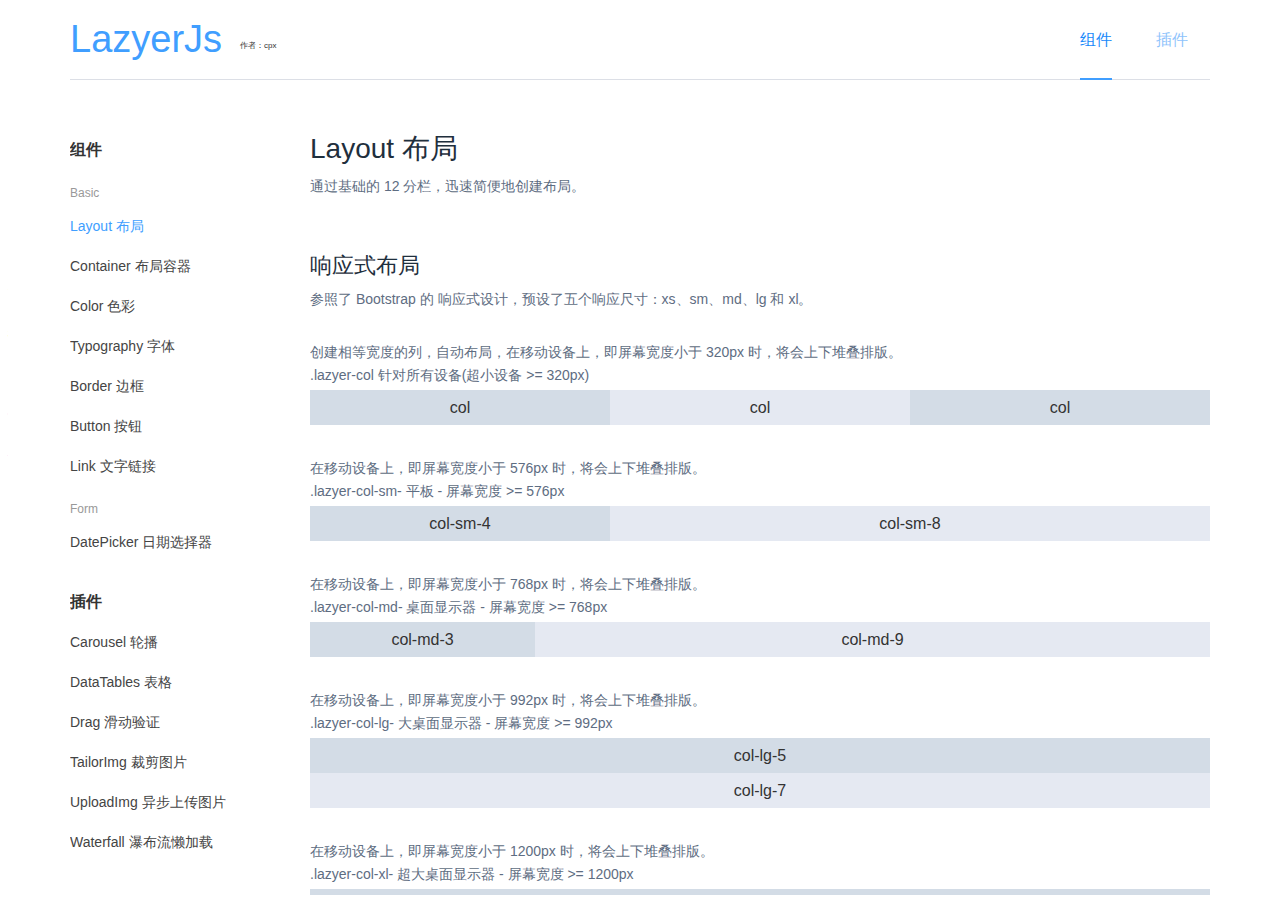
<file: index.html>
<!DOCTYPE html>
<html lang="en">
<head>
    <meta charset="UTF-8">
    <title>lazyer</title>
</head>
<body>
  <div class="lazyer-container is-vertical lazyer-index-container">
      <div class="lazyer-header lazyer-index-header">
          <div class="lazyer-index-header-left">LazyerJs<span style="float: right;
    font-size: 8px;
    position: absolute;
    margin-top: 22px;
    margin-left: 18px;">作者：cpx</span></div>
          <div class="lazyer-index-header-right">
              <ul>
                  <li><a class="aCur">组件</a></li>
                  <li><a>插件</a></li>
              </ul>
          </div>
      </div>

      <div class="lazyer-container">
          <div class="lazyer-aside lazyer-index-aside">
              <div class="lazyer-index-aside-content">
                  <div class="lazyer-index-aside-module">
                      <div class="lazyer-index-aside-title">组件</div>
                      <div class="lazyer-index-aside-stitle">Basic</div>
                      <div class="lazyer-index-aside-item"><a href="./layout.html"  target="iframe" class="aCur">Layout 布局</a></div>
                      <div class="lazyer-index-aside-item"><a href="./container.html" target="iframe">Container 布局容器</a></div>
                      <div class="lazyer-index-aside-item"><a href="./color.html" target="iframe">Color 色彩</a></div>
                      <div class="lazyer-index-aside-item"><a href="./typography.html" target="iframe">Typography 字体</a></div>
                      <div class="lazyer-index-aside-item"><a href="./border.html" target="iframe">Border 边框</a></div>
                      <div class="lazyer-index-aside-item"><a href="./button.html" target="iframe">Button 按钮</a></div>
                      <div class="lazyer-index-aside-item"><a href="./linkText.html" target="iframe">Link 文字链接</a></div>
                      <div class="lazyer-index-aside-stitle">Form</div>
                      <div class="lazyer-index-aside-item"><a href="./datePicker.html" target="iframe">DatePicker 日期选择器</a></div>
                  </div>
                  <div class="lazyer-index-aside-plug">
                      <div class="lazyer-index-aside-title">插件</div>
                      <div class="lazyer-index-aside-item"><a href="./carousel.html" target="iframe">Carousel 轮播</a></div>
                      <div class="lazyer-index-aside-item"><a href="./dataTables.html" target="iframe">DataTables 表格</a></div>
                      <div class="lazyer-index-aside-item"><a href="./drag.html" target="iframe">Drag 滑动验证</a></div>
                      <div class="lazyer-index-aside-item"><a href="./tailorImg.html" target="iframe">TailorImg 裁剪图片</a></div>
                      <div class="lazyer-index-aside-item"><a href="./uploadImg.html" target="iframe">UploadImg 异步上传图片</a></div>
                      <div class="lazyer-index-aside-item"><a href="./waterfall.html" target="iframe">Waterfall 瀑布流懒加载</a></div>
                  </div>
              </div>
          </div>
          <div class="lazyer-main lazyer-index-main">
              <iframe name="iframe" src="layout.html"></iframe>
          </div>
      </div>
  </div>
</body>
<script src="lazyerJs.js"></script>
<script>
    lazyerJs.init(function () {
        let app = lazyerJs;
        let $ = app.$;
        app.requseModule(['index'],function () {
            let page = app.index;
            page.setIndex();
        })
    });
</script>
</html>
</file>
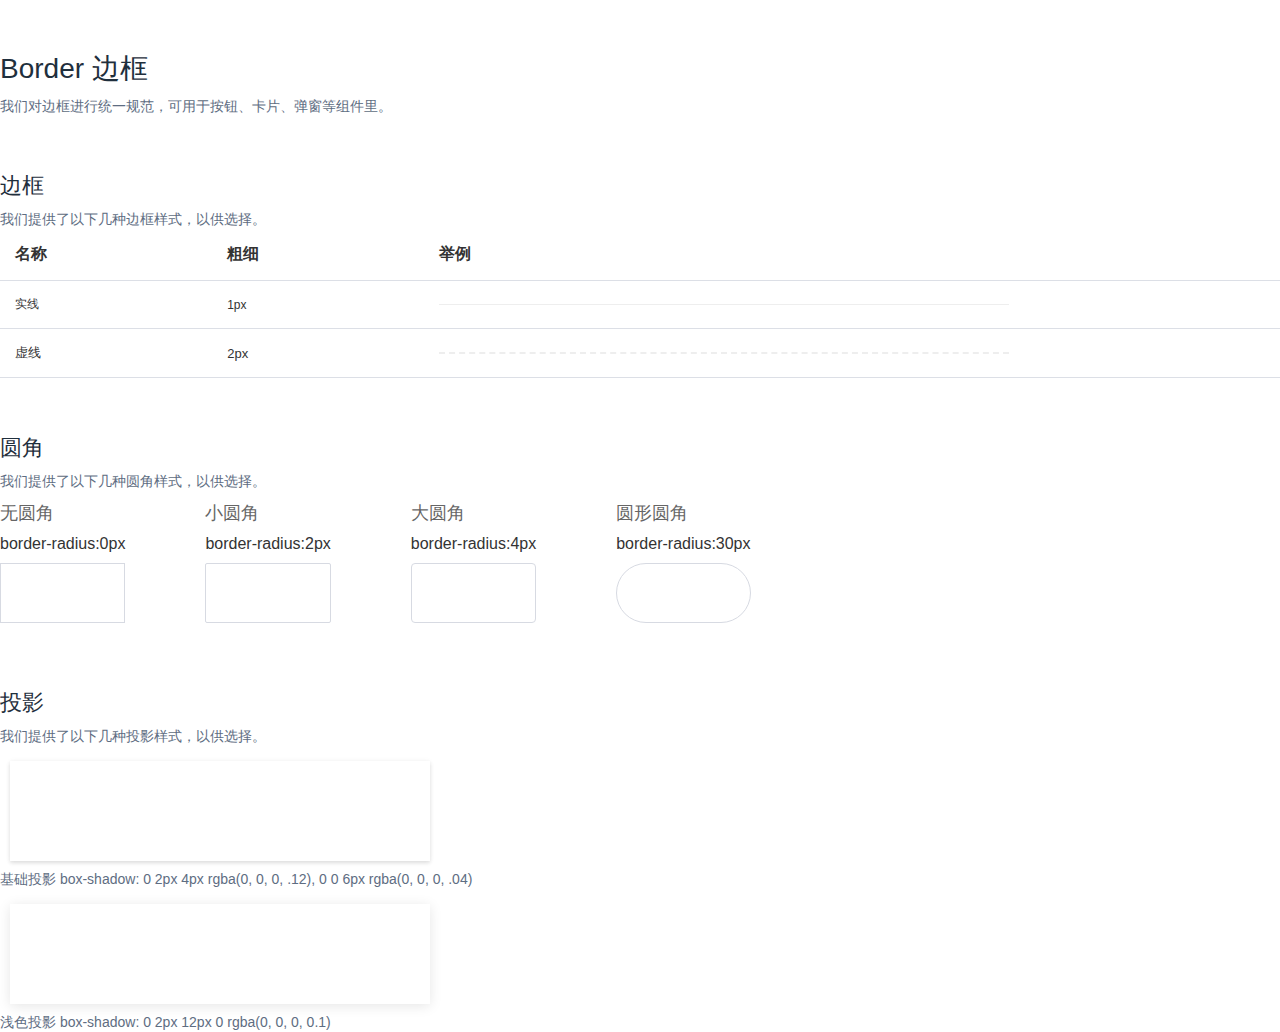
<file: border.html>
<!DOCTYPE html>
<html lang="en">
<head>
    <meta charset="UTF-8">
    <title>border 边框</title>
</head>
<body>
  <h2>Border 边框</h2>
  <p>我们对边框进行统一规范，可用于按钮、卡片、弹窗等组件里。</p>
  <h3>边框</h3>
  <p>我们提供了以下几种边框样式，以供选择。</p>
  <table class="lazyer-index-table lazyer-border-table" >
      <thead><th>名称</th><th>粗细</th><th>举例</th></thead>
      <tbody>
      <tr class="lazyer-typography-tr1"><td>实线</td><td>1px</td><td><div class="lazyer-border-td-div1"></div></td></tr>
      <tr class="lazyer-typography-tr2"><td>虚线</td><td>2px</td><td><div class="lazyer-border-td-div2"></div></td></tr>
      </tbody>
  </table>
  <h3>圆角</h3>
  <p>我们提供了以下几种圆角样式，以供选择。</p>
  <div class="lazyer-border-radius">
      <div>
          <div>无圆角</div>
          <div>border-radius:0px</div>
          <div class="lazyer-border-radius0"></div>
      </div>
      <div>
          <div>小圆角</div>
          <div>border-radius:2px</div>
          <div class="lazyer-border-radius2"></div>
      </div>
      <div>
          <div>大圆角</div>
          <div>border-radius:4px</div>
          <div class="lazyer-border-radius4"></div>
      </div>
      <div>
          <div>圆形圆角</div>
          <div>border-radius:30px</div>
          <div class="lazyer-border-radius30"></div>
      </div>
  </div>
  <h3>投影</h3>
  <p>我们提供了以下几种投影样式，以供选择。</p>
  <div class="lazyer-border-box-shadow1"></div>
  <p>基础投影 box-shadow: 0 2px 4px rgba(0, 0, 0, .12), 0 0 6px rgba(0, 0, 0, .04)</p>
  <div class="lazyer-border-box-shadow2"></div>
  <p>浅色投影 box-shadow: 0 2px 12px 0 rgba(0, 0, 0, 0.1)</p>
</body>
<script src="lazyerJs.js"></script>
<script>
    lazyerJs.init(function(){});
</script>
</html>
</file>
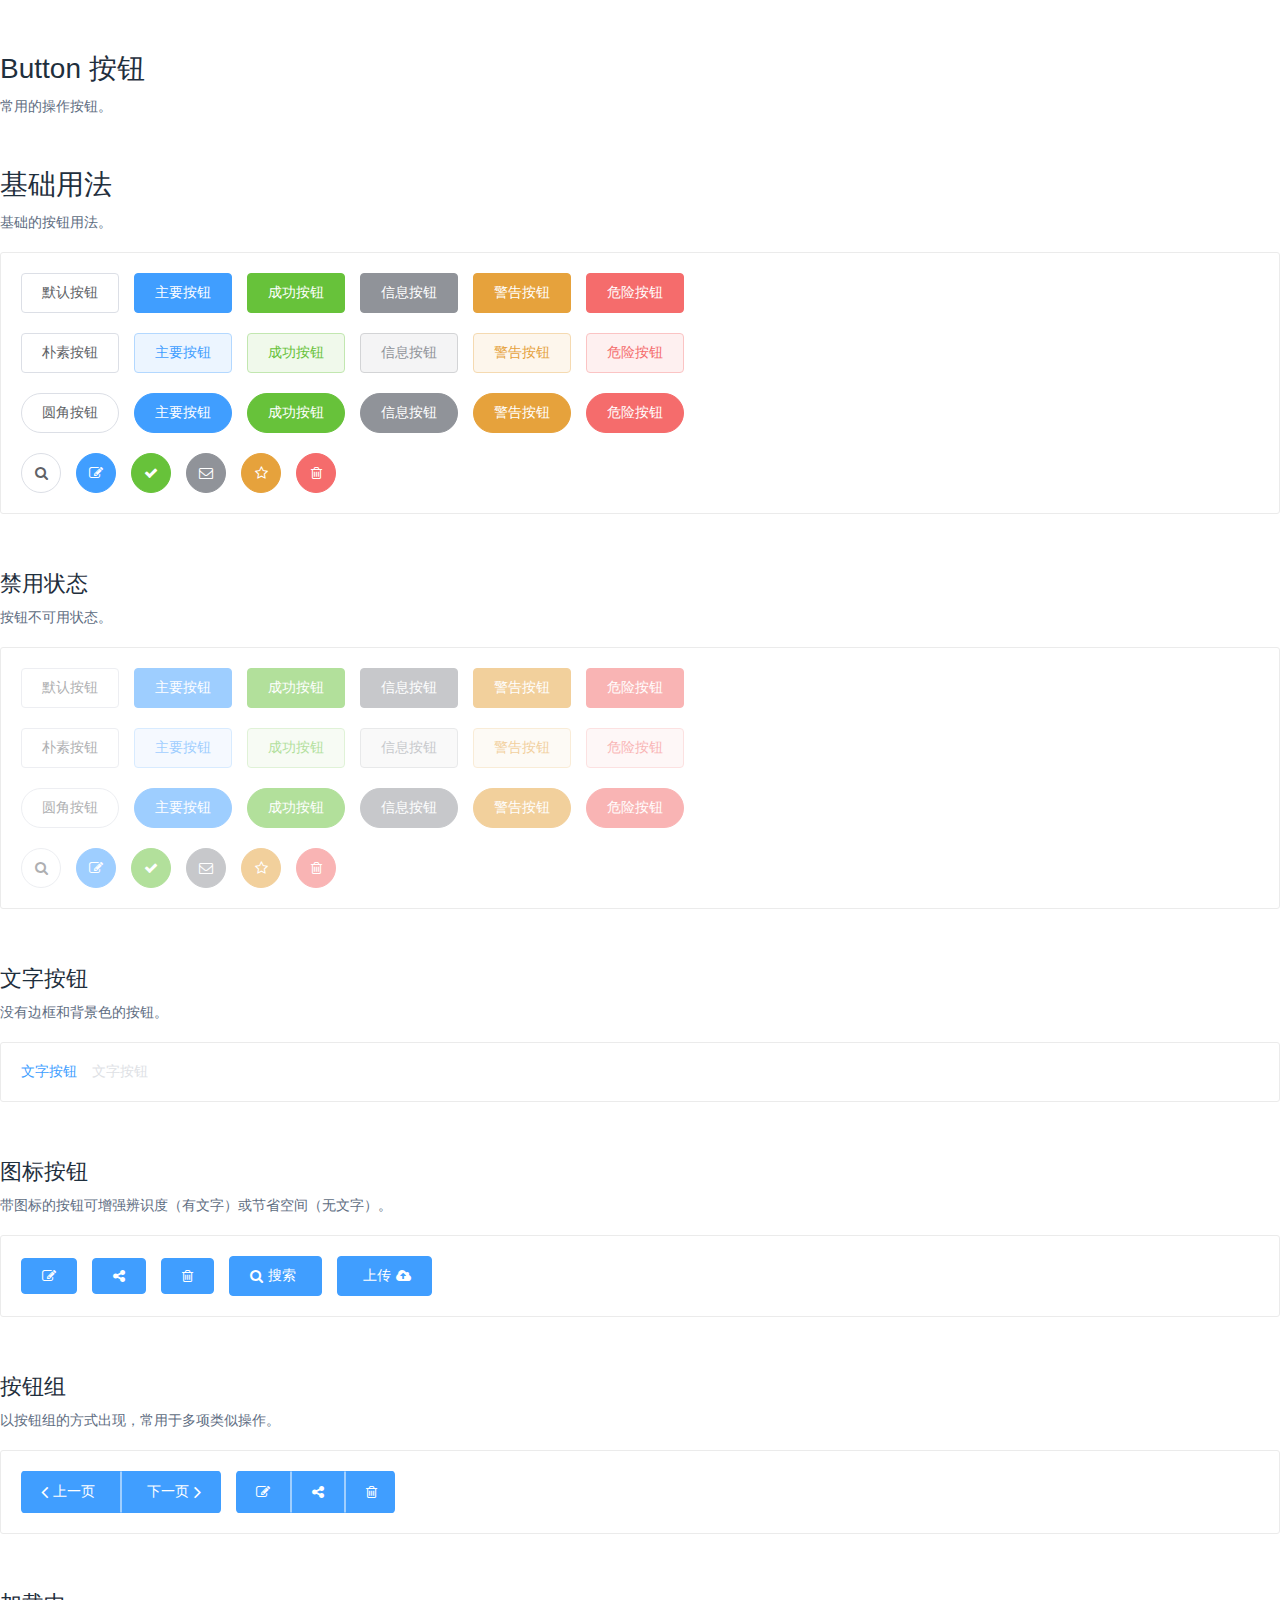
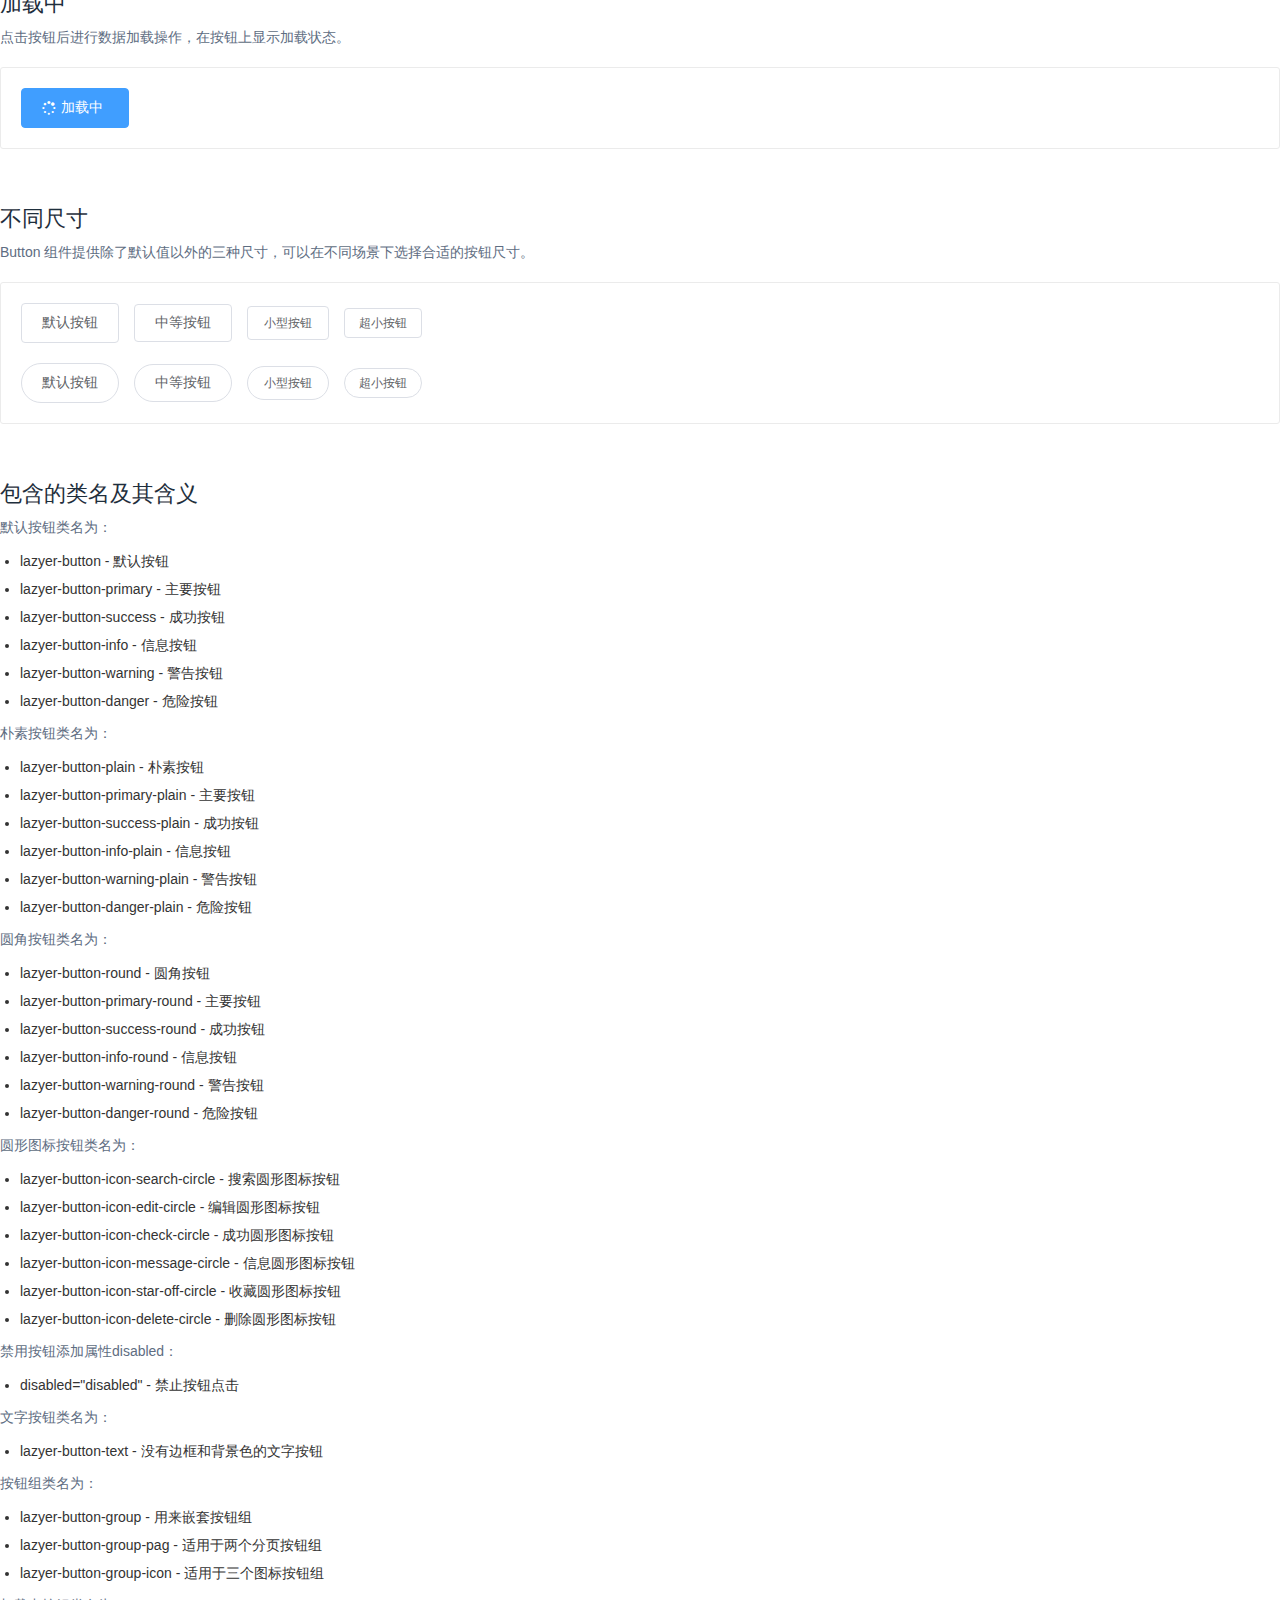
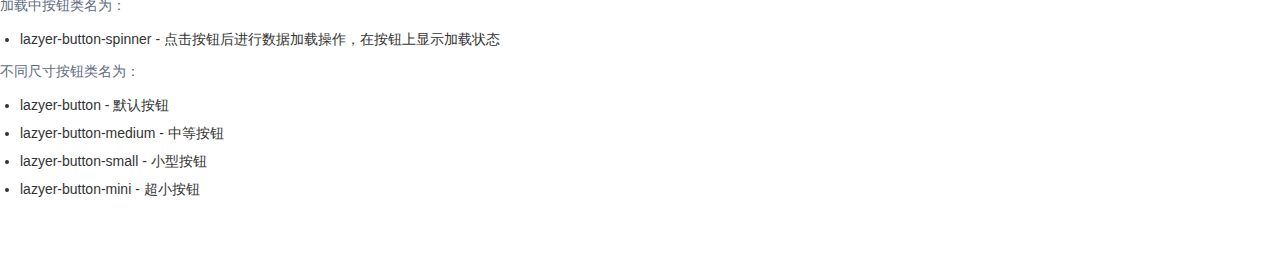
<file: button.html>
<!DOCTYPE html>
<html lang="en">
<head>
    <meta charset="UTF-8">
    <title>Button 按钮</title>
    <link rel="stylesheet" href="./lazyer_resource/font-awesome-4.7.0/css/font-awesome.css">
</head>
<body>
    <h2>Button 按钮</h2>
    <p>常用的操作按钮。</p>
    <h2>基础用法</h2>
    <p>基础的按钮用法。</p>
    <div class="lazyer-content-container">
        <div class="lazyer-button-basics-button">
            <button class="lazyer-button">默认按钮</button>
            <button class="lazyer-button-primary">主要按钮</button>
            <button class="lazyer-button-success">成功按钮</button>
            <button class="lazyer-button-info">信息按钮</button>
            <button class="lazyer-button-warning">警告按钮</button>
            <button class="lazyer-button-danger">危险按钮</button>
        </div>
        <div class="lazyer-button-basics-button">
            <button class="lazyer-button-plain">朴素按钮</button>
            <button class="lazyer-button-primary-plain">主要按钮</button>
            <button class="lazyer-button-success-plain">成功按钮</button>
            <button class="lazyer-button-info-plain">信息按钮</button>
            <button class="lazyer-button-warning-plain">警告按钮</button>
            <button class="lazyer-button-danger-plain">危险按钮</button>
        </div>
        <div class="lazyer-button-basics-button">
            <button class="lazyer-button-round">圆角按钮</button>
            <button class="lazyer-button-primary-round">主要按钮</button>
            <button class="lazyer-button-success-round">成功按钮</button>
            <button class="lazyer-button-info-round">信息按钮</button>
            <button class="lazyer-button-warning-round">警告按钮</button>
            <button class="lazyer-button-danger-round">危险按钮</button>
        </div>
        <div class="lazyer-button-basics-button">
            <button class="lazyer-button-icon-search-circle"><i class="fa  fa-search"></i></button>
            <button class="lazyer-button-icon-edit-circle"><i class="fa fa-edit"></i></button>
            <button class="lazyer-button-icon-check-circle"><i class="fa fa-check"></i></button>
            <button class="lazyer-button-icon-message-circle"><i class="fa fa-envelope-o"></i></button>
            <button class="lazyer-button-icon-star-off-circle"><i class="fa  fa-star-o"></i></button>
            <button class="lazyer-button-icon-delete-circle"><i class="fa  fa-trash-o"></i></button>
        </div>
    </div>
    <h3>禁用状态</h3>
    <p>按钮不可用状态。</p>
    <div class="lazyer-content-container">
        <div class="lazyer-button-basics-button">
            <button class="lazyer-button" disabled="disabled">默认按钮</button>
            <button class="lazyer-button-primary" disabled="disabled">主要按钮</button>
            <button class="lazyer-button-success" disabled="disabled">成功按钮</button>
            <button class="lazyer-button-info" disabled="disabled">信息按钮</button>
            <button class="lazyer-button-warning" disabled="disabled">警告按钮</button>
            <button class="lazyer-button-danger" disabled="disabled">危险按钮</button>
        </div>
        <div class="lazyer-button-basics-button">
            <button class="lazyer-button-plain" disabled="disabled">朴素按钮</button>
            <button class="lazyer-button-primary-plain" disabled="disabled">主要按钮</button>
            <button class="lazyer-button-success-plain" disabled="disabled">成功按钮</button>
            <button class="lazyer-button-info-plain" disabled="disabled">信息按钮</button>
            <button class="lazyer-button-warning-plain" disabled="disabled">警告按钮</button>
            <button class="lazyer-button-danger-plain" disabled="disabled">危险按钮</button>
        </div>
        <div class="lazyer-button-basics-button">
            <button class="lazyer-button-round" disabled="disabled">圆角按钮</button>
            <button class="lazyer-button-primary-round" disabled="disabled">主要按钮</button>
            <button class="lazyer-button-success-round" disabled="disabled">成功按钮</button>
            <button class="lazyer-button-info-round" disabled="disabled">信息按钮</button>
            <button class="lazyer-button-warning-round" disabled="disabled">警告按钮</button>
            <button class="lazyer-button-danger-round" disabled="disabled">危险按钮</button>
        </div>
        <div class="lazyer-button-basics-button">
            <button class="lazyer-button-icon-search-circle" disabled="disabled"><i class="fa  fa-search"></i></button>
            <button class="lazyer-button-icon-edit-circle" disabled="disabled"><i class="fa fa-edit"></i></button>
            <button class="lazyer-button-icon-check-circle" disabled="disabled"><i class="fa fa-check"></i></button>
            <button class="lazyer-button-icon-message-circle" disabled="disabled"><i class="fa fa-envelope-o"></i></button>
            <button class="lazyer-button-icon-star-off-circle" disabled="disabled"><i class="fa  fa-star-o"></i></button>
            <button class="lazyer-button-icon-delete-circle" disabled="disabled"><i class="fa  fa-trash-o"></i></button>
        </div>
    </div>
    <h3>文字按钮</h3>
    <p>没有边框和背景色的按钮。</p>
    <div class="lazyer-content-container">
        <div class="lazyer-button-basics-button">
            <button class="lazyer-button-text">文字按钮</button>
            <button class="lazyer-button-text" disabled="disabled">文字按钮</button>
        </div>
    </div>
    <h3>图标按钮</h3>
    <p>带图标的按钮可增强辨识度（有文字）或节省空间（无文字）。</p>
    <div class="lazyer-content-container">
        <div class="lazyer-button-basics-button">
            <button class="lazyer-button-primary"><i class="fa fa-edit"></i></button>
            <button class="lazyer-button-primary"><i class="fa  fa fa-share-alt"></i></button>
            <button class="lazyer-button-primary"><i class="fa  fa-trash-o"></i></button>
            <button class="lazyer-button-primary"><i class="fa  fa-search"></i><span>搜索</span></button>
            <button class="lazyer-button-primary"><span>上传</span><i class="fa  fa fa-cloud-upload"></i></button>
        </div>
    </div>
    <h3>按钮组</h3>
    <p>以按钮组的方式出现，常用于多项类似操作。</p>
    <div class="lazyer-content-container">
        <div class="lazyer-button-group-box">
            <div class="lazyer-button-group lazyer-button-group-pag">
                <button class="lazyer-button-primary"><i class="fa fa-angle-left"></i><span>上一页</span></button>
                <button class="lazyer-button-primary"><span>下一页</span><i class="fa fa-angle-right"></i></button>
                <button class="lazyer-button-primary"><span>下一页</span><i class="fa fa-angle-right"></i></button>
            </div>
            <div class="lazyer-button-group  lazyer-button-group-icon">
                <button class="lazyer-button-primary"><i class="fa fa-edit"></i></button>
                <button class="lazyer-button-primary"><i class="fa  fa fa-share-alt"></i></button>
                <button class="lazyer-button-primary"><i class="fa  fa-trash-o"></i></button>
            </div>
        </div>
    </div>
    <h3>加载中</h3>
    <p>点击按钮后进行数据加载操作，在按钮上显示加载状态。</p>
    <div class="lazyer-content-container">
        <button class="lazyer-button-primary lazyer-button-disabled lazyer-button-spinner"><i class="fa fa-spinner"></i><span>加载中</span></button>
    </div>
    <h3>不同尺寸</h3>
    <p>Button 组件提供除了默认值以外的三种尺寸，可以在不同场景下选择合适的按钮尺寸。</p>
    <div class="lazyer-content-container">
        <div class="lazyer-button-basics-button">
            <button class="lazyer-button">默认按钮</button>
            <button class="lazyer-button lazyer-button-medium">中等按钮</button>
            <button class="lazyer-button lazyer-button-small">小型按钮</button>
            <button class="lazyer-button lazyer-button-mini">超小按钮</button>
        </div>
        <div class="lazyer-button-basics-button">
            <button class="lazyer-button lazyer-button-round">默认按钮</button>
            <button class="lazyer-button lazyer-button-round lazyer-button-medium">中等按钮</button>
            <button class="lazyer-button lazyer-button-round lazyer-button-small">小型按钮</button>
            <button class="lazyer-button lazyer-button-round lazyer-button-mini">超小按钮</button>
        </div>
    </div>
    <h3>包含的类名及其含义</h3>
    <p>默认按钮类名为：</p>
    <ul class="lazyer-class-box">
        <li>lazyer-button - 默认按钮</li>
        <li>lazyer-button-primary - 主要按钮</li>
        <li>lazyer-button-success - 成功按钮</li>
        <li>lazyer-button-info - 信息按钮</li>
        <li>lazyer-button-warning - 警告按钮</li>
        <li>lazyer-button-danger - 危险按钮</li>
    </ul>
    <p>朴素按钮类名为：</p>
    <ul class="lazyer-class-box">
        <li>lazyer-button-plain - 朴素按钮</li>
        <li>lazyer-button-primary-plain - 主要按钮</li>
        <li>lazyer-button-success-plain - 成功按钮</li>
        <li>lazyer-button-info-plain - 信息按钮</li>
        <li>lazyer-button-warning-plain - 警告按钮</li>
        <li>lazyer-button-danger-plain - 危险按钮</li>
    </ul>
    <p>圆角按钮类名为：</p>
    <ul class="lazyer-class-box">
        <li>lazyer-button-round - 圆角按钮</li>
        <li>lazyer-button-primary-round - 主要按钮</li>
        <li>lazyer-button-success-round - 成功按钮</li>
        <li>lazyer-button-info-round - 信息按钮</li>
        <li>lazyer-button-warning-round - 警告按钮</li>
        <li>lazyer-button-danger-round - 危险按钮</li>
    </ul>
    <p>圆形图标按钮类名为：</p>
    <ul class="lazyer-class-box">
        <li>lazyer-button-icon-search-circle - 搜索圆形图标按钮</li>
        <li>lazyer-button-icon-edit-circle - 编辑圆形图标按钮</li>
        <li>lazyer-button-icon-check-circle - 成功圆形图标按钮</li>
        <li>lazyer-button-icon-message-circle - 信息圆形图标按钮</li>
        <li>lazyer-button-icon-star-off-circle - 收藏圆形图标按钮</li>
        <li>lazyer-button-icon-delete-circle - 删除圆形图标按钮</li>
    </ul>
    <p>禁用按钮添加属性disabled：</p>
    <ul class="lazyer-class-box">
        <li>disabled="disabled" - 禁止按钮点击</li>
    </ul>
    <p>文字按钮类名为：</p>
    <ul class="lazyer-class-box">
        <li>lazyer-button-text - 没有边框和背景色的文字按钮</li>
    </ul>
    <p>按钮组类名为：</p>
    <ul class="lazyer-class-box">
        <li>lazyer-button-group - 用来嵌套按钮组</li>
        <li>lazyer-button-group-pag - 适用于两个分页按钮组</li>
        <li>lazyer-button-group-icon - 适用于三个图标按钮组</li>
    </ul>
    <p>加载中按钮类名为：</p>
    <ul class="lazyer-class-box">
        <li>lazyer-button-spinner - 点击按钮后进行数据加载操作，在按钮上显示加载状态</li>
    </ul>
    <p>不同尺寸按钮类名为：</p>
    <ul class="lazyer-class-box" style="margin-bottom: 50px;">
        <li>lazyer-button - 默认按钮</li>
        <li>lazyer-button-medium - 中等按钮</li>
        <li>lazyer-button-small - 小型按钮</li>
        <li>lazyer-button-mini - 超小按钮</li>
    </ul>
</body>
<script src="lazyerJs.js"></script>
<script>
    lazyerJs.init(function () {});
</script>
</html>
</file>
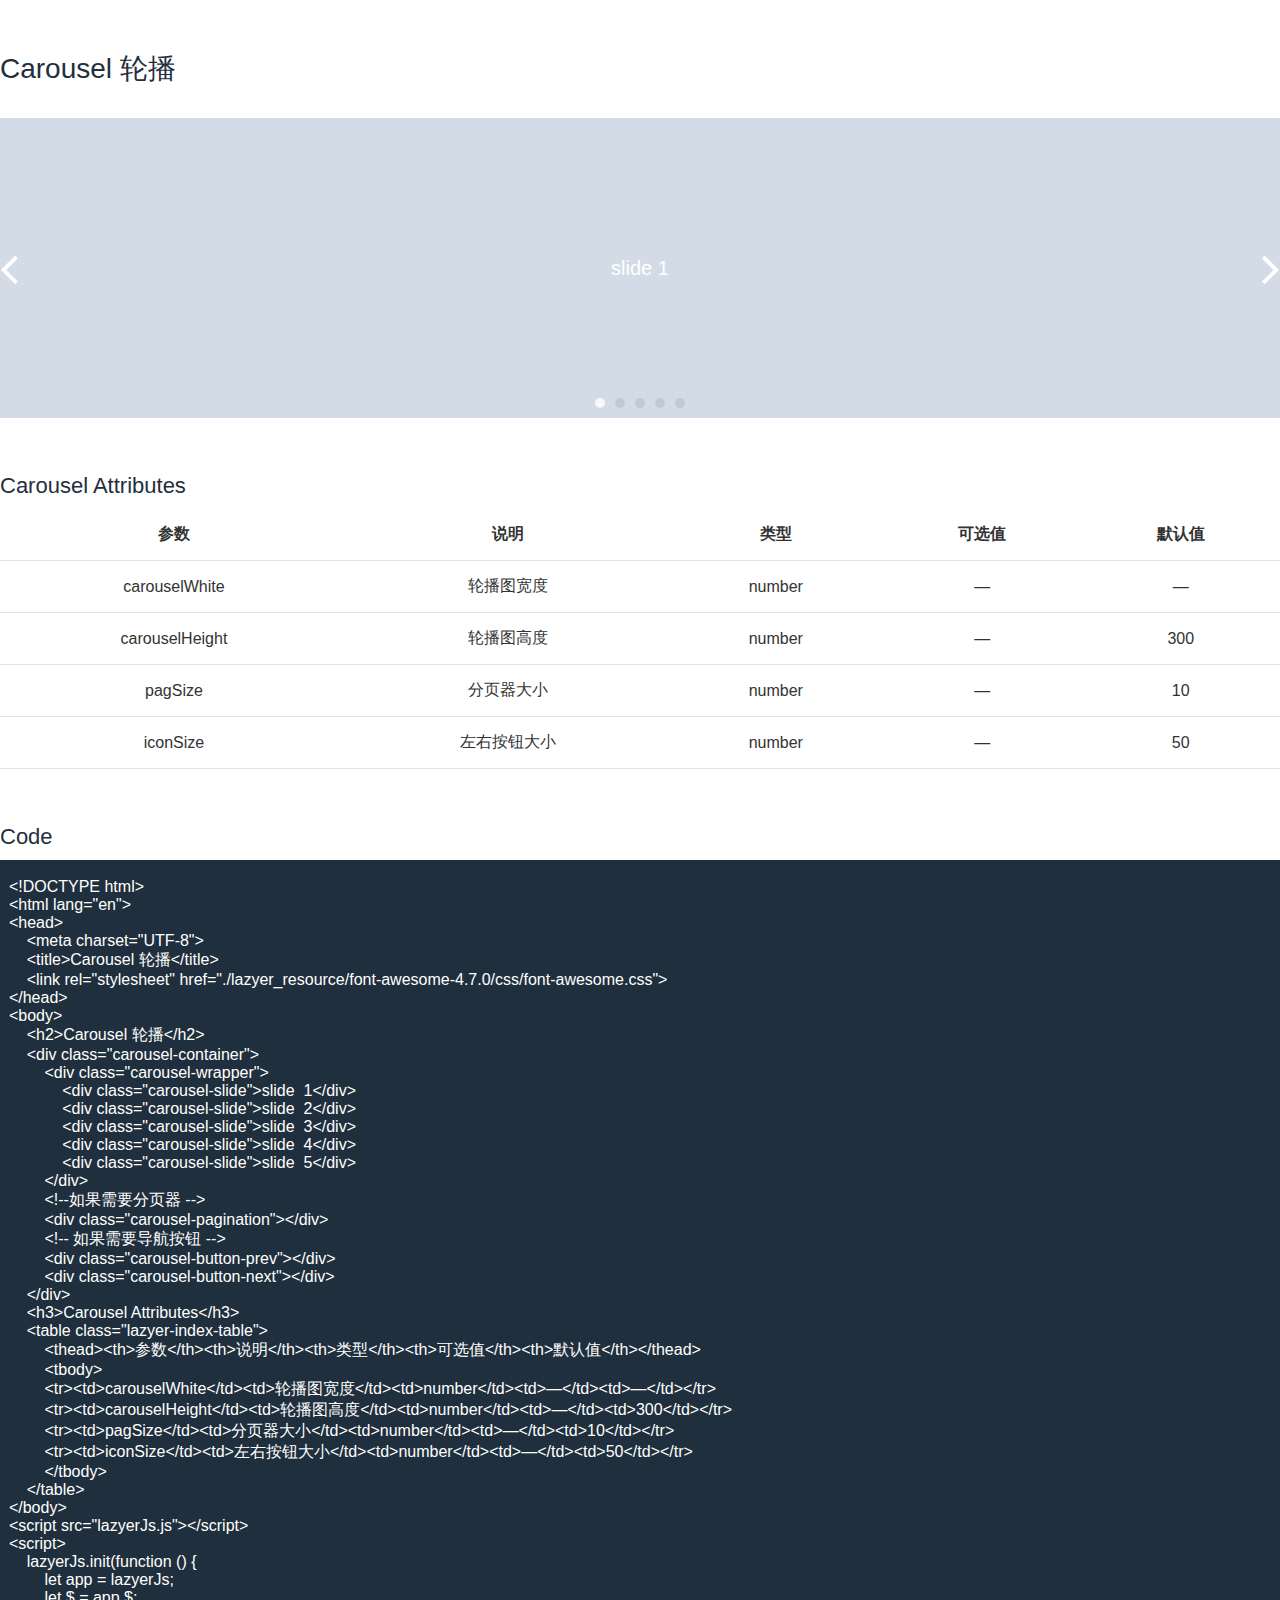
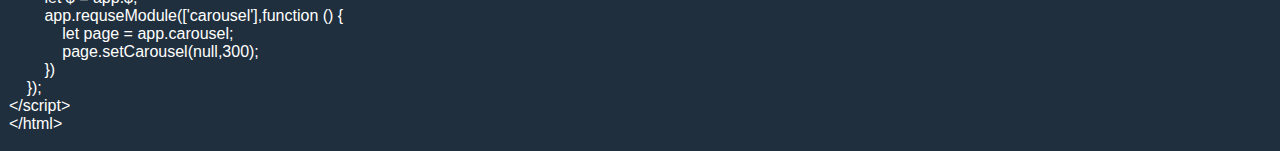
<file: carousel.html>
<!DOCTYPE html>
<html lang="en">
<head>
    <meta charset="UTF-8">
    <title>Carousel 轮播</title>
    <link rel="stylesheet" href="./lazyer_resource/font-awesome-4.7.0/css/font-awesome.css">
</head>
<body>
    <h2>Carousel 轮播</h2>
    <div class="carousel-container">
        <div class="carousel-wrapper">
            <div class="carousel-slide">slide  1</div>
            <div class="carousel-slide">slide  2</div>
            <div class="carousel-slide">slide  3</div>
            <div class="carousel-slide">slide  4</div>
            <div class="carousel-slide">slide  5</div>
        </div>
        <!--如果需要分页器 -->
        <div class="carousel-pagination"></div>
        <!-- 如果需要导航按钮 -->
        <div class="carousel-button-prev"></div>
        <div class="carousel-button-next"></div>
    </div>
    <h3>Carousel Attributes</h3>
    <table class="lazyer-index-table">
        <thead><th>参数</th><th>说明</th><th>类型</th><th>可选值</th><th>默认值</th></thead>
        <tbody>
        <tr><td>carouselWhite</td><td>轮播图宽度</td><td>number</td><td>—</td><td>—</td></tr>
        <tr><td>carouselHeight</td><td>轮播图高度</td><td>number</td><td>—</td><td>300</td></tr>
        <tr><td>pagSize</td><td>分页器大小</td><td>number</td><td>—</td><td>10</td></tr>
        <tr><td>iconSize</td><td>左右按钮大小</td><td>number</td><td>—</td><td>50</td></tr>
        </tbody>
    </table>
    <h3>Code</h3>
    <pre style="background: #202f3d;
    color: #fff;">

  &lt;!DOCTYPE html&gt;
  &lt;html lang="en"&gt;
  &lt;head&gt;
      &lt;meta charset="UTF-8"&gt;
      &lt;title&gt;Carousel 轮播&lt;/title&gt;
      &lt;link rel="stylesheet" href="./lazyer_resource/font-awesome-4.7.0/css/font-awesome.css"&gt;
  &lt;/head&gt;
  &lt;body&gt;
      &lt;h2&gt;Carousel 轮播&lt;/h2&gt;
      &lt;div class="carousel-container"&gt;
          &lt;div class="carousel-wrapper"&gt;
              &lt;div class="carousel-slide"&gt;slide  1&lt;/div&gt;
              &lt;div class="carousel-slide"&gt;slide  2&lt;/div&gt;
              &lt;div class="carousel-slide"&gt;slide  3&lt;/div&gt;
              &lt;div class="carousel-slide"&gt;slide  4&lt;/div&gt;
              &lt;div class="carousel-slide"&gt;slide  5&lt;/div&gt;
          &lt;/div&gt;
          &lt;!--如果需要分页器 --&gt;
          &lt;div class="carousel-pagination"&gt;&lt;/div&gt;
          &lt;!-- 如果需要导航按钮 --&gt;
          &lt;div class="carousel-button-prev"&gt;&lt;/div&gt;
          &lt;div class="carousel-button-next"&gt;&lt;/div&gt;
      &lt;/div&gt;
      &lt;h3&gt;Carousel Attributes&lt;/h3&gt;
      &lt;table class="lazyer-index-table"&gt;
          &lt;thead&gt;&lt;th&gt;参数&lt;/th&gt;&lt;th&gt;说明&lt;/th&gt;&lt;th&gt;类型&lt;/th&gt;&lt;th&gt;可选值&lt;/th&gt;&lt;th&gt;默认值&lt;/th&gt;&lt;/thead&gt;
          &lt;tbody&gt;
          &lt;tr&gt;&lt;td&gt;carouselWhite&lt;/td&gt;&lt;td&gt;轮播图宽度&lt;/td&gt;&lt;td&gt;number&lt;/td&gt;&lt;td&gt;—&lt;/td&gt;&lt;td&gt;—&lt;/td&gt;&lt;/tr&gt;
          &lt;tr&gt;&lt;td&gt;carouselHeight&lt;/td&gt;&lt;td&gt;轮播图高度&lt;/td&gt;&lt;td&gt;number&lt;/td&gt;&lt;td&gt;—&lt;/td&gt;&lt;td&gt;300&lt;/td&gt;&lt;/tr&gt;
          &lt;tr&gt;&lt;td&gt;pagSize&lt;/td&gt;&lt;td&gt;分页器大小&lt;/td&gt;&lt;td&gt;number&lt;/td&gt;&lt;td&gt;—&lt;/td&gt;&lt;td&gt;10&lt;/td&gt;&lt;/tr&gt;
          &lt;tr&gt;&lt;td&gt;iconSize&lt;/td&gt;&lt;td&gt;左右按钮大小&lt;/td&gt;&lt;td&gt;number&lt;/td&gt;&lt;td&gt;—&lt;/td&gt;&lt;td&gt;50&lt;/td&gt;&lt;/tr&gt;
          &lt;/tbody&gt;
      &lt;/table&gt;
  &lt;/body&gt;
  &lt;script src="lazyerJs.js"&gt;&lt;/script&gt;
  &lt;script&gt;
      lazyerJs.init(function () {
          let app = lazyerJs;
          let $ = app.$;
          app.requseModule(['carousel'],function () {
              let page = app.carousel;
              page.setCarousel(null,300);
          })
      });
  &lt;/script&gt;
  &lt;/html&gt;
    </pre>
</body>
<script src="lazyerJs.js"></script>
<script>
    lazyerJs.init(function () {
        let app = lazyerJs;
        let $ = app.$;
        app.requseModule(['carousel'],function () {
            let page = app.carousel;
            page.setCarousel(null,300);
        })
    });

</script>
</html>
</file>
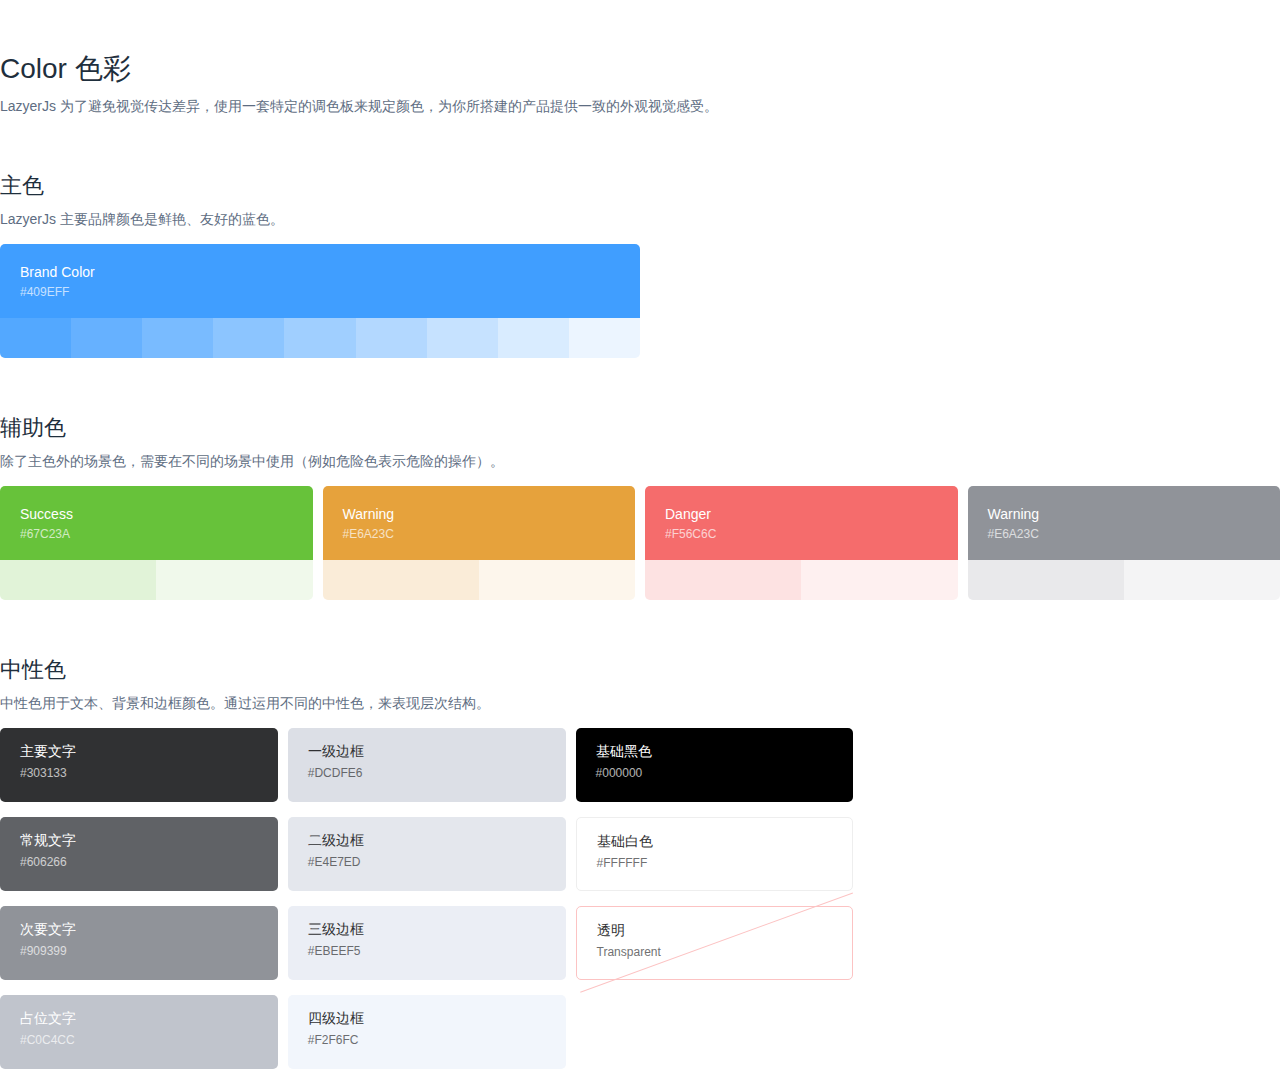
<file: color.html>
<!DOCTYPE html>
<html lang="en">
<head>
    <meta charset="UTF-8">
    <title>color  色彩</title>
</head>
<body>
<h2>Color  色彩</h2>
<p>LazyerJs 为了避免视觉传达差异，使用一套特定的调色板来规定颜色，为你所搭建的产品提供一致的外观视觉感受。</p>
<h3>主色</h3>
<p>LazyerJs 主要品牌颜色是鲜艳、友好的蓝色。</p>
<div class="lazyer-color-box lazyer-color-essential lazyer-col-sm-6 lazyer-col-md-6">
    <div class="lazyer-color-box-top lazyer-color-essential-top">
        <div class="lazyer-color-colorName">Brand Color</div>
        <div class="lazyer-color-code">#409EFF</div>
    </div>
    <div class="lazyer-color-box-bot lazyer-color-essential-bot">
        <div class="lazyer-color-blue1"></div>
        <div class="lazyer-color-blue2"></div>
        <div class="lazyer-color-blue3"></div>
        <div class="lazyer-color-blue4"></div>
        <div class="lazyer-color-blue5"></div>
        <div class="lazyer-color-blue6"></div>
        <div class="lazyer-color-blue7"></div>
        <div class="lazyer-color-blue8"></div>
        <div class="lazyer-color-blue9"></div>
    </div>
</div>
<h3>辅助色</h3>
<p>除了主色外的场景色，需要在不同的场景中使用（例如危险色表示危险的操作）。</p>
<div class="lazyer-color-assist">
    <div class="lazyer-color-box lazyer-color-success lazyer-col lazyer-col-sm-3 lazyer-col-md-3">
        <div class="lazyer-color-box-top lazyer-color-success-top">
            <div class="lazyer-color-colorName">Success</div>
            <div class="lazyer-color-code">#67C23A</div>
        </div>
        <div class="lazyer-color-box-bot lazyer-color-success-bot">
            <div class="lazyer-color-success1"></div>
            <div class="lazyer-color-success2"></div>
        </div>
    </div>
    <div class="lazyer-color-box lazyer-color-Warning lazyer-col lazyer-col-sm-3 lazyer-col-md-3">
        <div class="lazyer-color-box-top lazyer-color-Warning-top">
            <div class="lazyer-color-colorName">Warning</div>
            <div class="lazyer-color-code">#E6A23C</div>
        </div>
        <div class="lazyer-color-box-bot lazyer-color-Warning-bot">
            <div class="lazyer-color-Warning1"></div>
            <div class="lazyer-color-Warning2"></div>
        </div>
    </div>
    <div class="lazyer-color-box lazyer-color-Danger lazyer-col lazyer-col-sm-3 lazyer-col-md-3">
        <div class="lazyer-color-box-top lazyer-color-Danger-top">
            <div class="lazyer-color-colorName">Danger</div>
            <div class="lazyer-color-code">#F56C6C</div>
        </div>
        <div class="lazyer-color-box-bot lazyer-color-Danger-bot">
            <div class="lazyer-color-Danger1"></div>
            <div class="lazyer-color-Danger2"></div>
        </div>
    </div>
    <div class="lazyer-color-box lazyer-color-Info lazyer-col lazyer-col-sm-3 lazyer-col-md-3">
        <div class="lazyer-color-box-top lazyer-color-Info-top">
            <div class="lazyer-color-colorName">Warning</div>
            <div class="lazyer-color-code">#E6A23C</div>
        </div>
        <div class="lazyer-color-box-bot lazyer-color-Info-bot">
            <div class="lazyer-color-Info1"></div>
            <div class="lazyer-color-Info2"></div>
        </div>
    </div>
</div>
<h3>中性色</h3>
<p>中性色用于文本、背景和边框颜色。通过运用不同的中性色，来表现层次结构。</p>
<div class="lazyer-color-neutral lazyer-col lazyer-col-sm-8 lazyer-col-md-8">
    <div class="lazyer-col lazyer-col-sm-4 lazyer-col-md-4">
       <div class="lazyer-color-text1">
           <div class="lazyer-color-colorName">主要文字</div>
           <div class="lazyer-color-code">#303133</div>
       </div>
        <div class="lazyer-color-text2">
            <div class="lazyer-color-colorName">常规文字</div>
            <div class="lazyer-color-code">#606266</div>
        </div>
        <div class="lazyer-color-text3">
            <div class="lazyer-color-colorName">次要文字</div>
            <div class="lazyer-color-code">#909399</div>
        </div>
        <div class="lazyer-color-text4">
            <div class="lazyer-color-colorName">占位文字</div>
            <div class="lazyer-color-code">#C0C4CC</div>
        </div>
    </div>
    <div class="lazyer-col lazyer-col-sm-4 lazyer-col-md-4 lazyer-color-neutral-border">
        <div class="lazyer-color-border1">
            <div class="lazyer-color-colorName">一级边框</div>
            <div class="lazyer-color-code">#DCDFE6</div>
        </div>
        <div class="lazyer-color-border2">
            <div class="lazyer-color-colorName">二级边框</div>
            <div class="lazyer-color-code">#E4E7ED</div>
        </div>
        <div class="lazyer-color-border3">
            <div class="lazyer-color-colorName">三级边框</div>
            <div class="lazyer-color-code">#EBEEF5</div>
        </div>
        <div class="lazyer-color-border4">
            <div class="lazyer-color-colorName">四级边框</div>
            <div class="lazyer-color-code">#F2F6FC</div>
        </div>
    </div>
    <div class="lazyer-col lazyer-col-sm-4 lazyer-col-md-4 lazyer-color-neutral-basics">
        <div class="lazyer-color-basics1">
            <div class="lazyer-color-colorName">基础黑色</div>
            <div class="lazyer-color-code">#000000</div>
        </div>
        <div class="lazyer-color-basics2">
            <div class="lazyer-color-colorName">基础白色</div>
            <div class="lazyer-color-code">#FFFFFF</div>
        </div>
        <div class="lazyer-color-basics3">
            <div class="lazyer-color-colorName">透明</div>
            <div class="lazyer-color-code">Transparent</div>
            <div class="lazyer-color-diagonal"></div>
        </div>
    </div>
</div>
</body>
<script src="lazyerJs.js"></script>
<script>
    lazyerJs.init(function(){});
</script>
</html>
</file>
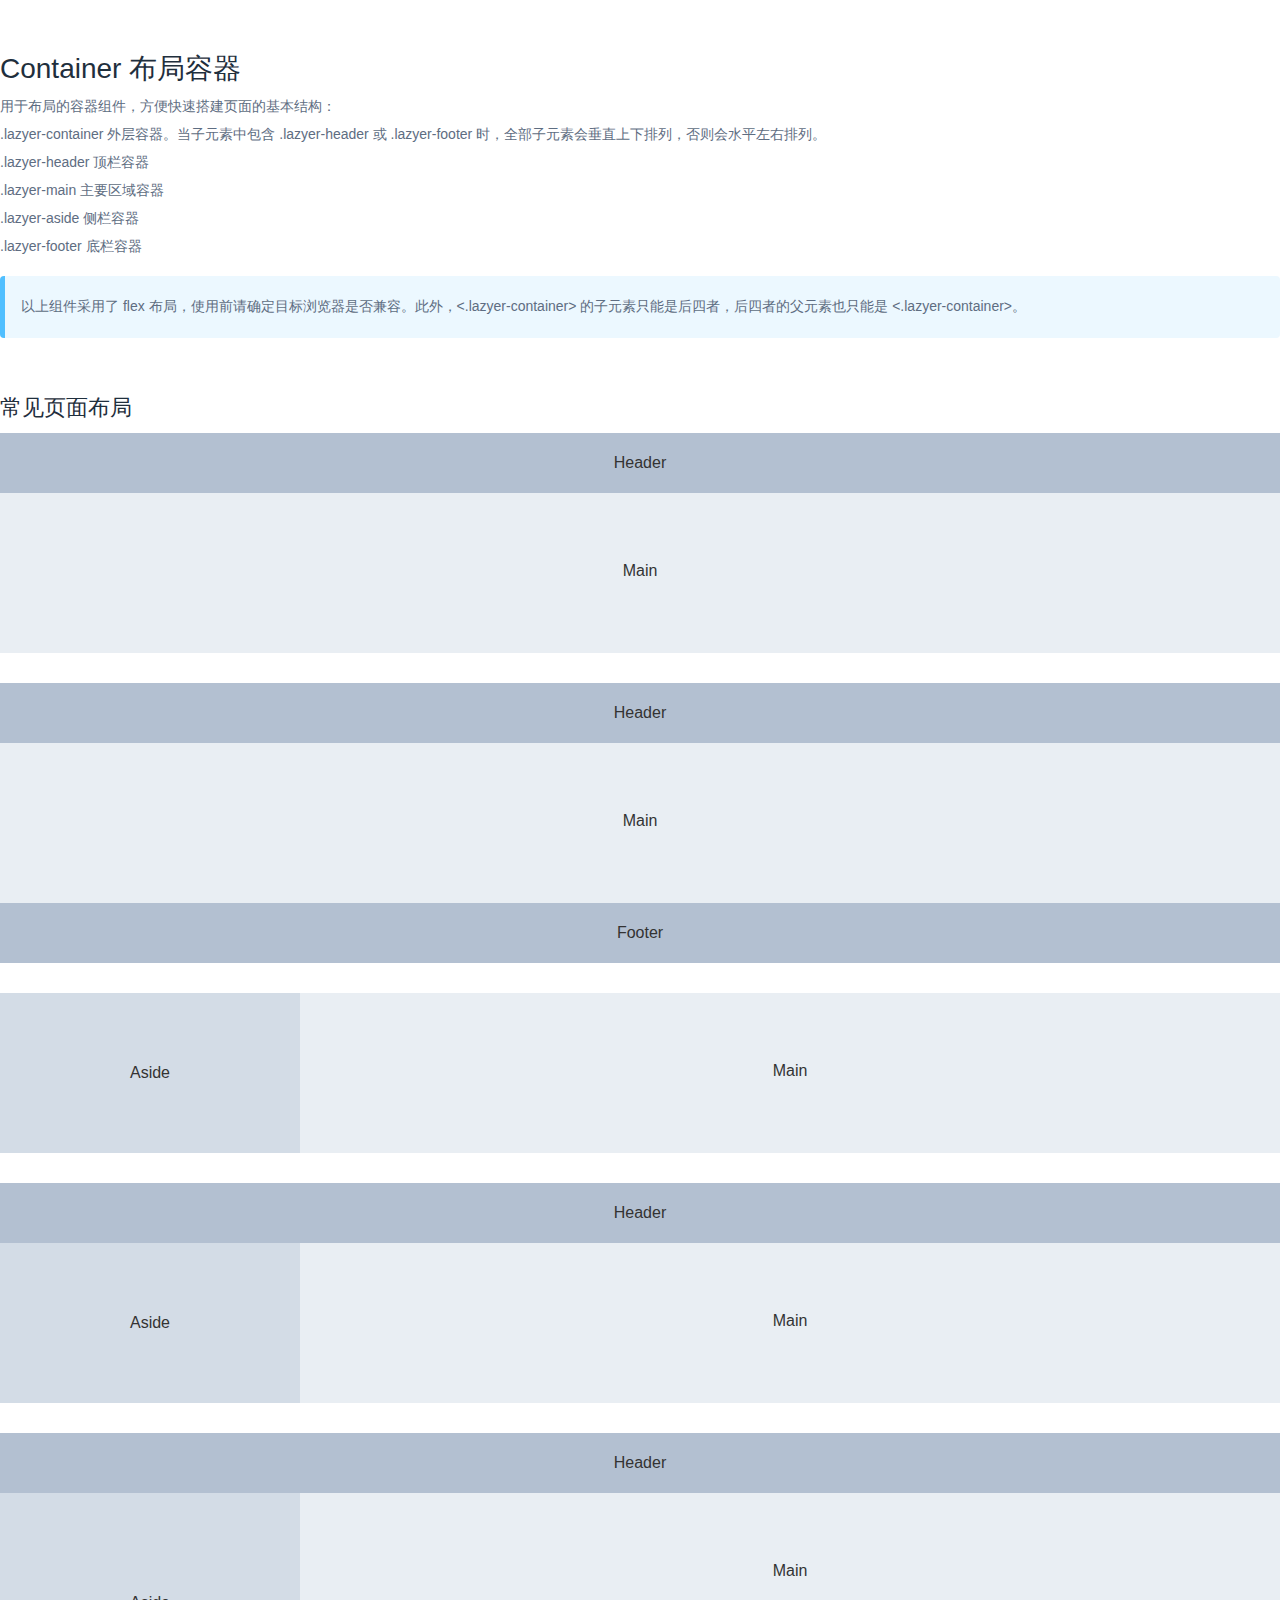
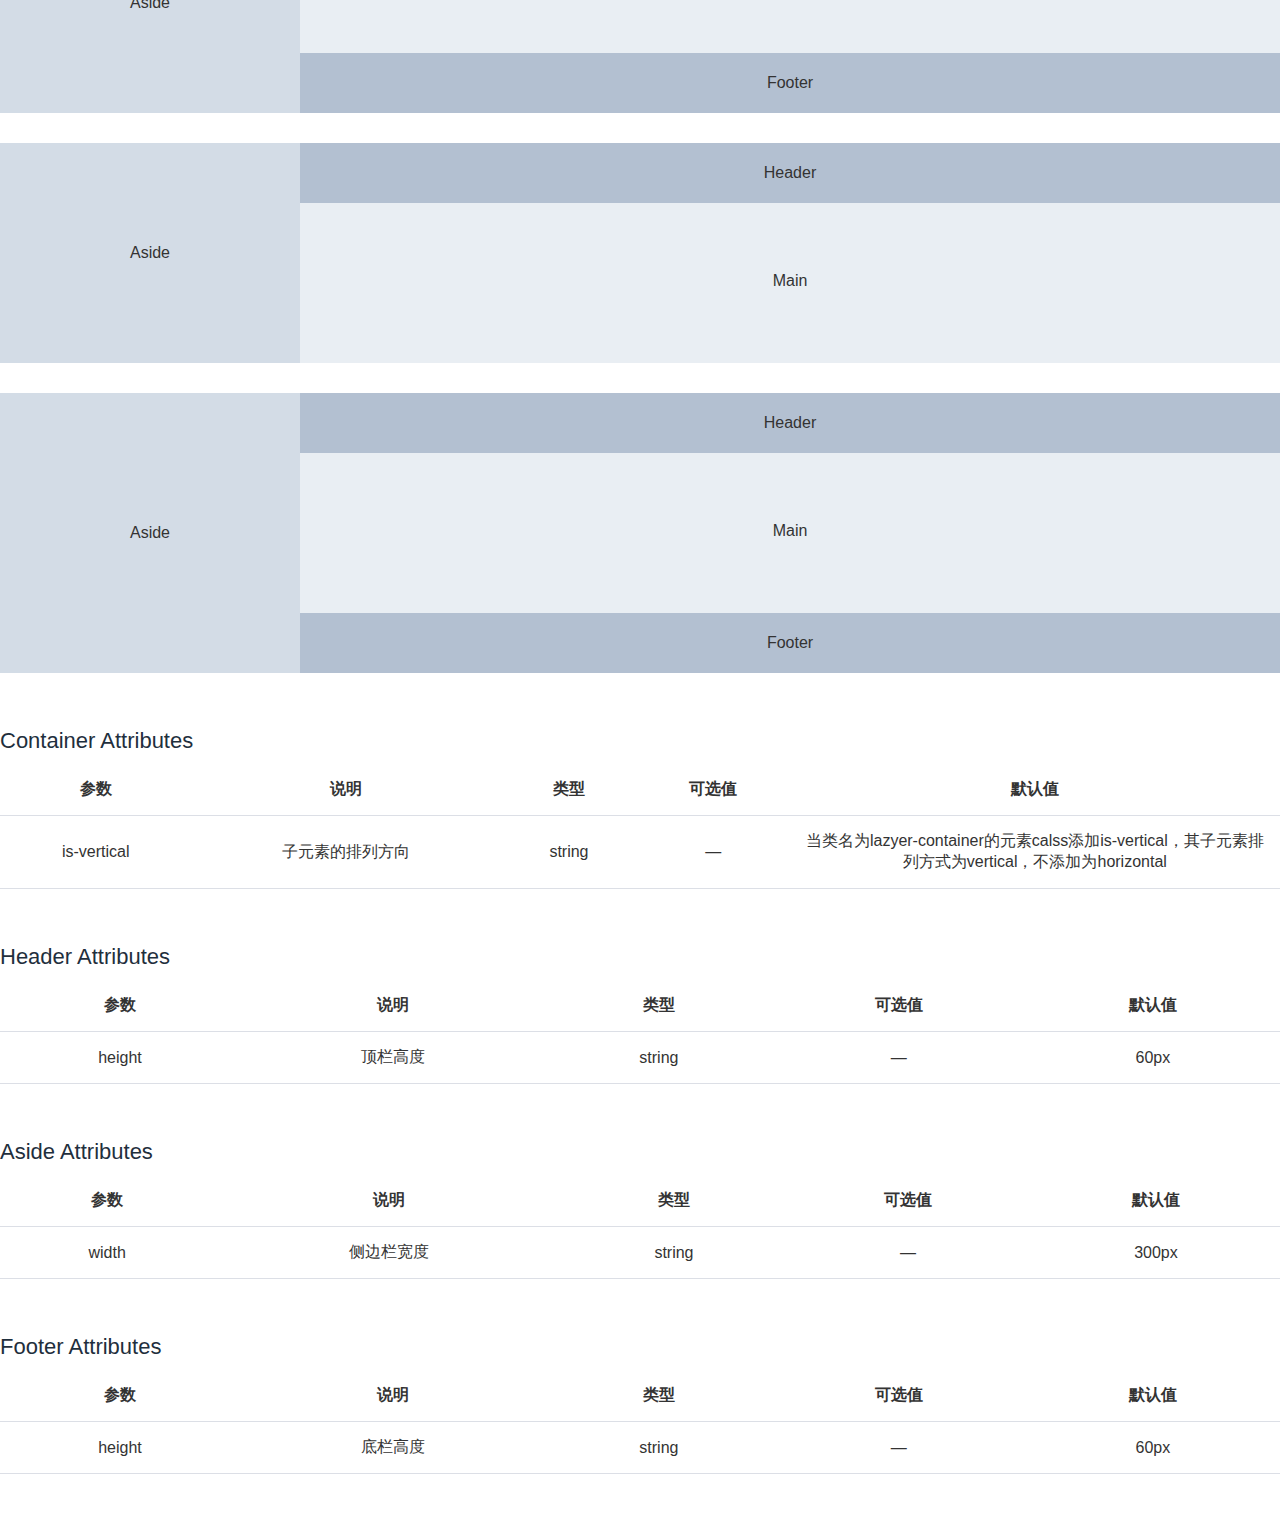
<file: container.html>
<!DOCTYPE html>
<html lang="en">
<head>
    <meta charset="UTF-8">
    <title>container  布局容器</title>
</head>
<body>
<h2>Container  布局容器</h2>
<p>用于布局的容器组件，方便快速搭建页面的基本结构：</p>
<p>.lazyer-container  外层容器。当子元素中包含 .lazyer-header 或 .lazyer-footer 时，全部子元素会垂直上下排列，否则会水平左右排列。</p>
<p>.lazyer-header  顶栏容器</p>
<p>.lazyer-main  主要区域容器</p>
<p>.lazyer-aside  侧栏容器</p>
<p>.lazyer-footer  底栏容器</p>
<div class="tip">
    <p>
        以上组件采用了 flex 布局，使用前请确定目标浏览器是否兼容。此外，<.lazyer-container> 的子元素只能是后四者，后四者的父元素也只能是 <.lazyer-container>。</p>
</div>
<h3>常见页面布局</h3>
<div class="lazyer-container is-vertical" style="margin-bottom: 30px;">
    <div class="lazyer-header">Header</div>
    <div class="lazyer-main">Main</div>
</div>
<div class="lazyer-container is-vertical" style="margin-bottom: 30px;">
    <div class="lazyer-header">Header</div>
    <div class="lazyer-main">Main</div>
    <div class="lazyer-footer">Footer</div>
</div>
<div class="lazyer-container" style="margin-bottom: 30px;">
    <div class="lazyer-aside" style="width: 300px;">Aside</div>
    <div class="lazyer-main">Main</div>
</div>
<div class="lazyer-container is-vertical" style="margin-bottom: 30px;">
    <div class="lazyer-header">Header</div>
    <div class="lazyer-container">
        <div class="lazyer-aside" style="width: 300px;">Aside</div>
        <div class="lazyer-main">Main</div>
    </div>
</div>
<div class="lazyer-container is-vertical" style="margin-bottom: 30px;">
    <div class="lazyer-header">Header</div>
    <div class="lazyer-container">
        <div class="lazyer-aside" style="width: 300px;">Aside</div>
        <div class="lazyer-container is-vertical">
            <div class="lazyer-main">Main</div>
            <div class="lazyer-footer">Footer</div>
        </div>
    </div>
</div>
<div class="lazyer-container" style="margin-bottom: 30px;">
    <div class="lazyer-aside" style="width: 300px;">Aside</div>
    <div class="lazyer-container is-vertical">
        <div class="lazyer-header">Header</div>
        <div class="lazyer-main">Main</div>
    </div>
</div>
<div class="lazyer-container" style="margin-bottom: 30px;">
    <div class="lazyer-aside" style="width: 300px;">Aside</div>
    <div class="lazyer-container is-vertical">
        <div class="lazyer-header">Header</div>
        <div class="lazyer-main">Main</div>
        <div class="lazyer-footer">Footer</div>
    </div>
</div>
<h3>Container Attributes</h3>
<table class="lazyer-index-table">
    <thead><th>参数</th><th>说明</th><th>类型</th><th>可选值</th><th>默认值</th></thead>
    <tbody>
    <tr><td>is-vertical</td><td>子元素的排列方向</td><td>string</td><td>—</td><td>当类名为lazyer-container的元素calss添加is-vertical，其子元素排列方式为vertical，不添加为horizontal</td></tr>
    </tbody>
</table>
<h3>Header Attributes</h3>
<table class="lazyer-index-table">
    <thead><th>参数</th><th>说明</th><th>类型</th><th>可选值</th><th>默认值</th></thead>
    <tbody>
    <tr><td>height</td><td>顶栏高度</td><td>string</td><td>—</td><td>60px</td></tr>
    </tbody>
</table>
<h3>Aside Attributes</h3>
<table class="lazyer-index-table">
    <thead><th>参数</th><th>说明</th><th>类型</th><th>可选值</th><th>默认值</th></thead>
    <tbody>
    <tr><td>width</td><td>侧边栏宽度</td><td>string</td><td>—</td><td>300px</td></tr>
    </tbody>
</table>
<h3>Footer Attributes</h3>
<table class="lazyer-index-table" style="margin-bottom: 50px;">
    <thead><th>参数</th><th>说明</th><th>类型</th><th>可选值</th><th>默认值</th></thead>
    <tbody>
    <tr><td>height</td><td>底栏高度</td><td>string</td><td>—</td><td>60px</td></tr>
    </tbody>
</table>
</body>
<script src="lazyerJs.js"></script>
<script>
    lazyerJs.init(function(){});
</script>
</html>
</file>
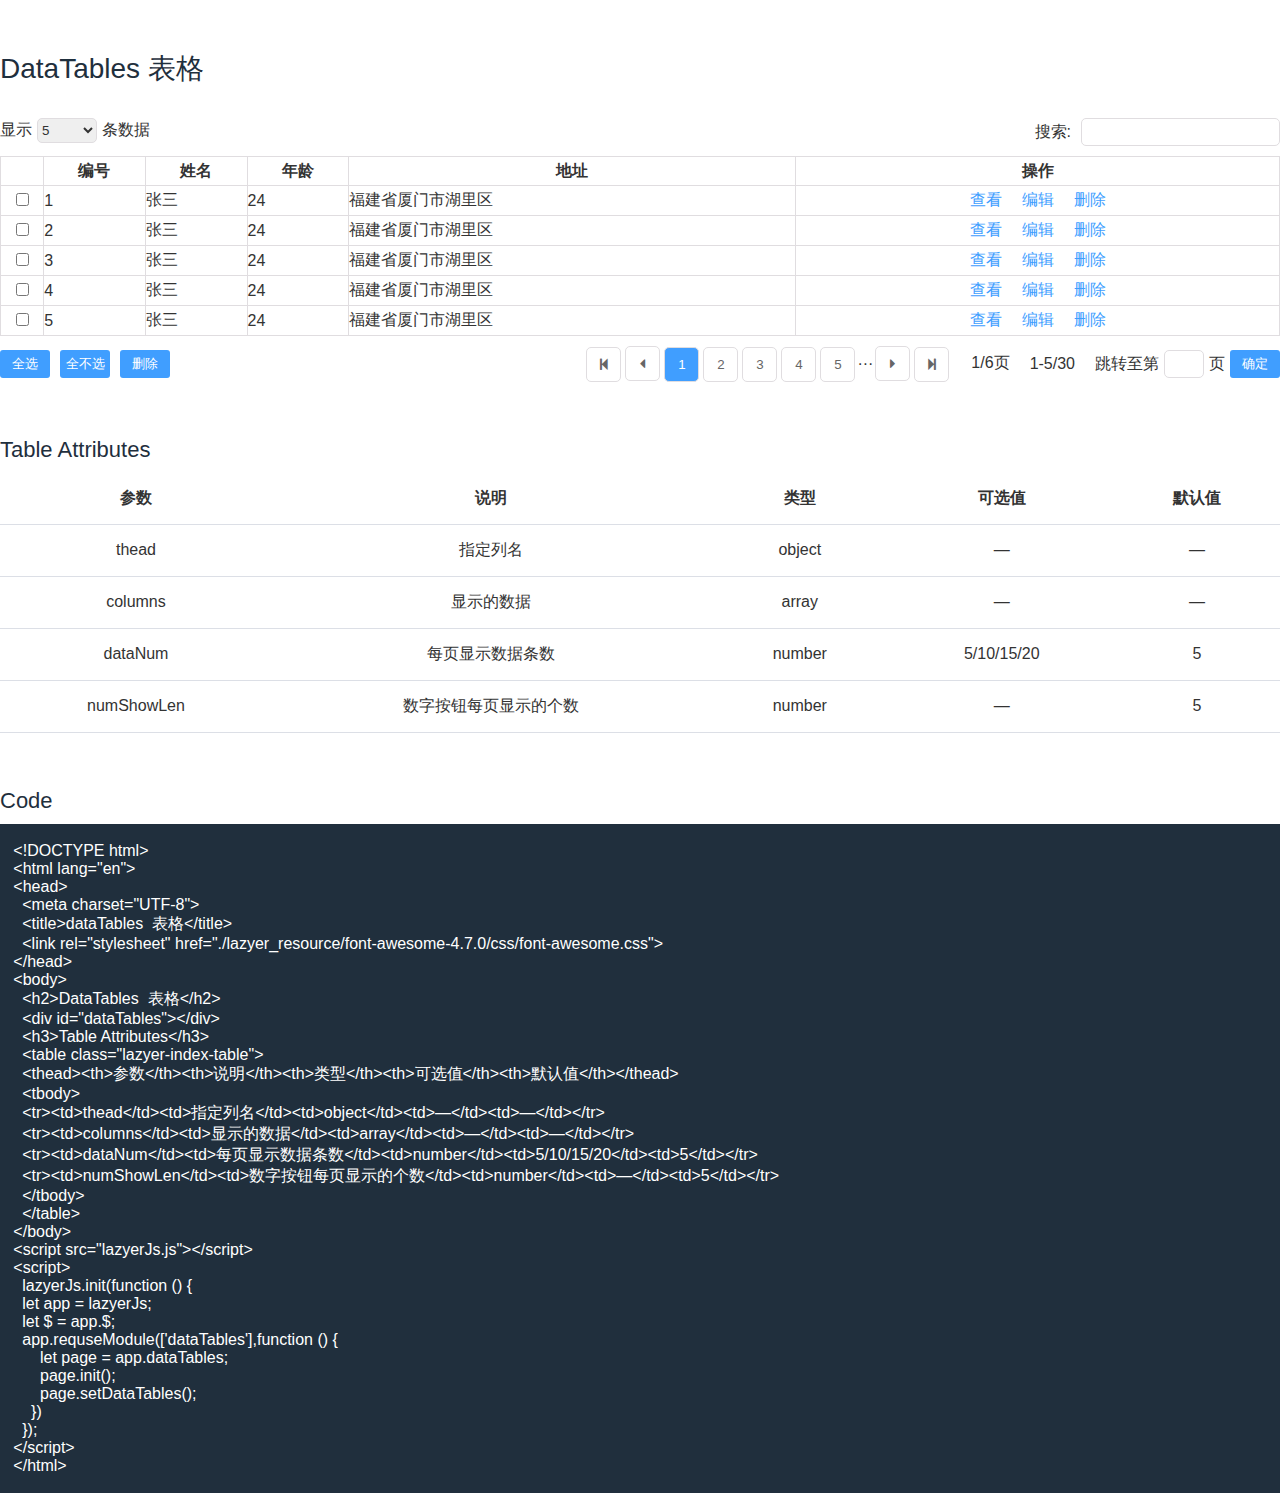
<file: dataTables.html>
<!DOCTYPE html>
<html lang="en">
<head>
    <meta charset="UTF-8">
    <title>dataTables  表格</title>
   <link rel="stylesheet" href="./lazyer_resource/font-awesome-4.7.0/css/font-awesome.css">
</head>
<body>
   <h2>DataTables  表格</h2>
   <div id="dataTables"></div>
   <h3>Table Attributes</h3>
   <table class="lazyer-index-table">
       <thead><th>参数</th><th>说明</th><th>类型</th><th>可选值</th><th>默认值</th></thead>
       <tbody>
       <tr><td>thead</td><td>指定列名</td><td>object</td><td>—</td><td>—</td></tr>
       <tr><td>columns</td><td>显示的数据</td><td>array</td><td>—</td><td>—</td></tr>
       <tr><td>dataNum</td><td>每页显示数据条数</td><td>number</td><td>5/10/15/20</td><td>5</td></tr>
       <tr><td>numShowLen</td><td>数字按钮每页显示的个数</td><td>number</td><td>—</td><td>5</td></tr>
       </tbody>
   </table>
   <h3>Code</h3>
   <pre style="background: #202f3d;
    color: #fff;">

   &lt;!DOCTYPE html&gt;
   &lt;html lang="en"&gt;
   &lt;head&gt;
     &lt;meta charset="UTF-8"&gt;
     &lt;title&gt;dataTables  表格&lt;/title&gt;
     &lt;link rel="stylesheet" href="./lazyer_resource/font-awesome-4.7.0/css/font-awesome.css"&gt;
   &lt;/head&gt;
   &lt;body&gt;
     &lt;h2&gt;DataTables  表格&lt;/h2&gt;
     &lt;div id="dataTables"&gt;&lt;/div&gt;
     &lt;h3&gt;Table Attributes&lt;/h3&gt;
     &lt;table class="lazyer-index-table"&gt;
     &lt;thead&gt;&lt;th&gt;参数&lt;/th&gt;&lt;th&gt;说明&lt;/th&gt;&lt;th&gt;类型&lt;/th&gt;&lt;th&gt;可选值&lt;/th&gt;&lt;th&gt;默认值&lt;/th&gt;&lt;/thead&gt;
     &lt;tbody&gt;
     &lt;tr&gt;&lt;td&gt;thead&lt;/td&gt;&lt;td&gt;指定列名&lt;/td&gt;&lt;td&gt;object&lt;/td&gt;&lt;td&gt;—&lt;/td&gt;&lt;td&gt;—&lt;/td&gt;&lt;/tr&gt;
     &lt;tr&gt;&lt;td&gt;columns&lt;/td&gt;&lt;td&gt;显示的数据&lt;/td&gt;&lt;td&gt;array&lt;/td&gt;&lt;td&gt;—&lt;/td&gt;&lt;td&gt;—&lt;/td&gt;&lt;/tr&gt;
     &lt;tr&gt;&lt;td&gt;dataNum&lt;/td&gt;&lt;td&gt;每页显示数据条数&lt;/td&gt;&lt;td&gt;number&lt;/td&gt;&lt;td&gt;5/10/15/20&lt;/td&gt;&lt;td&gt;5&lt;/td&gt;&lt;/tr&gt;
     &lt;tr&gt;&lt;td&gt;numShowLen&lt;/td&gt;&lt;td&gt;数字按钮每页显示的个数&lt;/td&gt;&lt;td&gt;number&lt;/td&gt;&lt;td&gt;—&lt;/td&gt;&lt;td&gt;5&lt;/td&gt;&lt;/tr&gt;
     &lt;/tbody&gt;
     &lt;/table&gt;
   &lt;/body&gt;
   &lt;script src="lazyerJs.js"&gt;&lt;/script&gt;
   &lt;script&gt;
     lazyerJs.init(function () {
     let app = lazyerJs;
     let $ = app.$;
     app.requseModule(['dataTables'],function () {
         let page = app.dataTables;
         page.init();
         page.setDataTables();
       })
     });
   &lt;/script&gt;
   &lt;/html&gt;
   </pre>
</body>
<script src="lazyerJs.js"></script>
<script>
    lazyerJs.init(function () {
        let app = lazyerJs;
        let $ = app.$;
        app.requseModule(['dataTables'],function () {
            let page = app.dataTables;
            page.init();
            page.setDataTables();
        })
    });
</script>
</html>
</file>
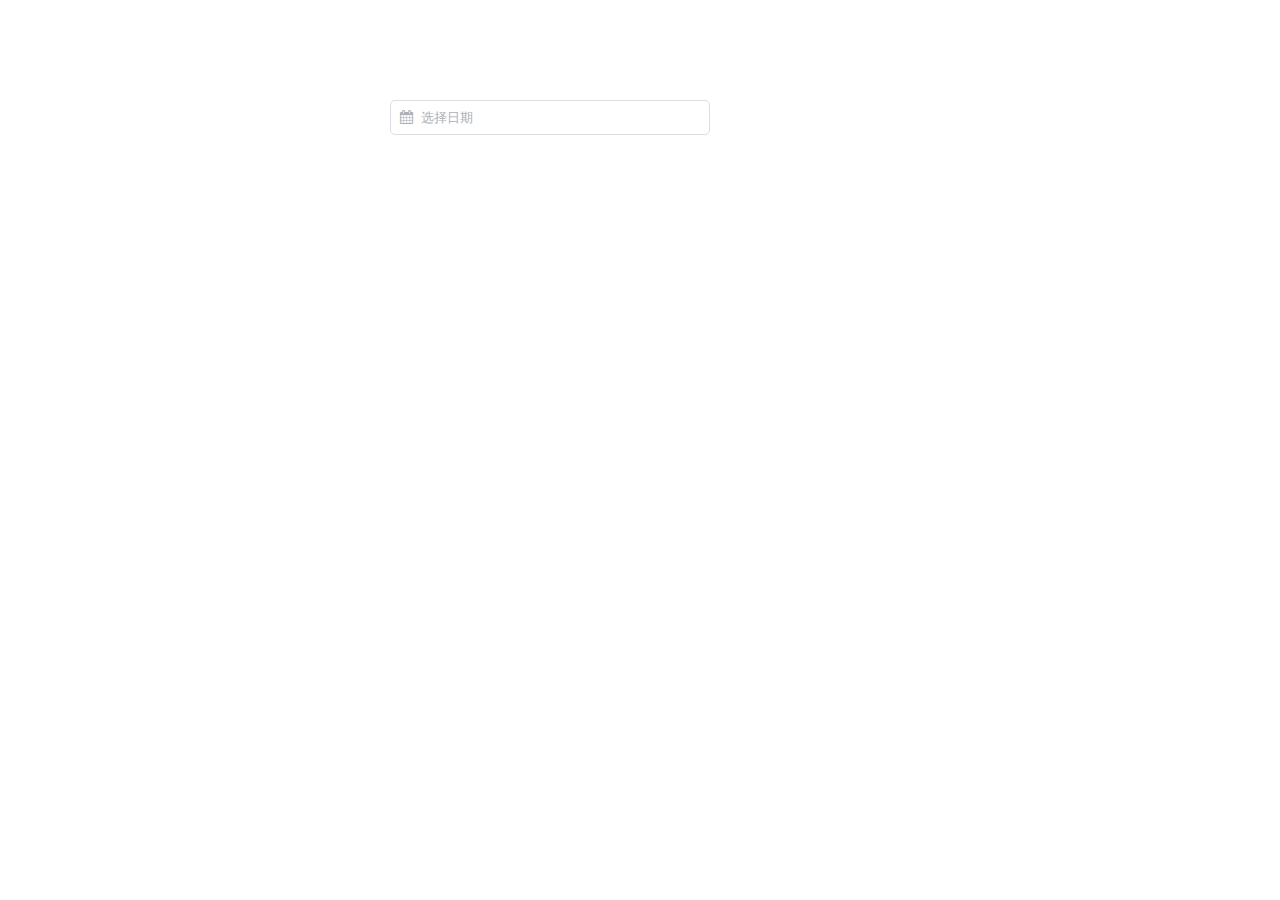
<file: date.html>
<!DOCTYPE html>
<html lang="en">
<head>
    <meta charset="UTF-8">
    <title>date  日期选择器</title>
    <link rel="stylesheet" href="./lazyer_resource/font-awesome-4.7.0/css/font-awesome.css">
</head>
<body>
  <div id="warp">
      <div id="date"></div>
  </div>
</body>
<script src="lazyerJs.js"></script>
<script>
    lazyerJs.init(function () {
        let app = lazyerJs;
        let $ = app.$;
        app.requseModule(['date'],function () {
            let page = app.date;
            page.init();
            page.setDate();
        })
    });
</script>
</html>
</file>
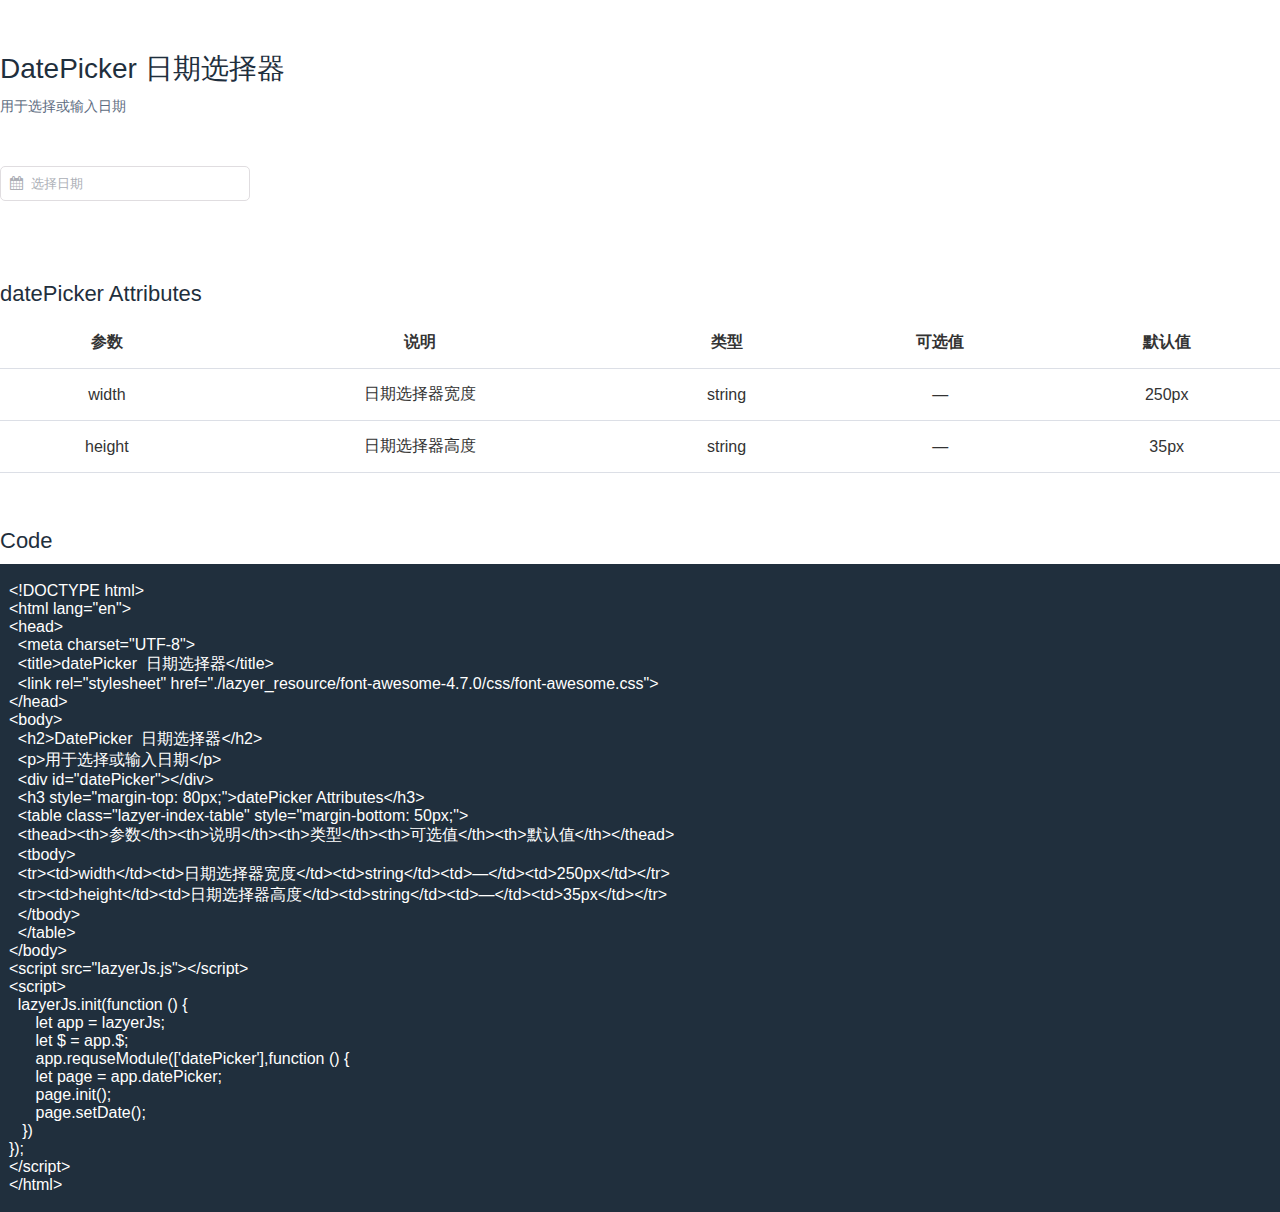
<file: datePicker.html>
<!DOCTYPE html>
<html lang="en">
<head>
    <meta charset="UTF-8">
    <title>datePicker  日期选择器</title>
    <link rel="stylesheet" href="./lazyer_resource/font-awesome-4.7.0/css/font-awesome.css">
</head>
<body>
  <h2>DatePicker  日期选择器</h2>
  <p>用于选择或输入日期</p>
  <div id="datePicker"></div>
  <h3 style="margin-top: 80px;">datePicker Attributes</h3>
  <table class="lazyer-index-table" style="margin-bottom: 50px;">
      <thead><th>参数</th><th>说明</th><th>类型</th><th>可选值</th><th>默认值</th></thead>
      <tbody>
      <tr><td>width</td><td>日期选择器宽度</td><td>string</td><td>—</td><td>250px</td></tr>
      <tr><td>height</td><td>日期选择器高度</td><td>string</td><td>—</td><td>35px</td></tr>
      </tbody>
  </table>
  <h3>Code</h3>
  <pre style="background: #202f3d;
    color: #fff;">

  &lt;!DOCTYPE html&gt;
  &lt;html lang="en"&gt;
  &lt;head&gt;
    &lt;meta charset="UTF-8"&gt;
    &lt;title&gt;datePicker  日期选择器&lt;/title&gt;
    &lt;link rel="stylesheet" href="./lazyer_resource/font-awesome-4.7.0/css/font-awesome.css"&gt;
  &lt;/head&gt;
  &lt;body&gt;
    &lt;h2&gt;DatePicker  日期选择器&lt;/h2&gt;
    &lt;p&gt;用于选择或输入日期&lt;/p&gt;
    &lt;div id="datePicker"&gt;&lt;/div&gt;
    &lt;h3 style="margin-top: 80px;"&gt;datePicker Attributes&lt;/h3&gt;
    &lt;table class="lazyer-index-table" style="margin-bottom: 50px;"&gt;
    &lt;thead&gt;&lt;th&gt;参数&lt;/th&gt;&lt;th&gt;说明&lt;/th&gt;&lt;th&gt;类型&lt;/th&gt;&lt;th&gt;可选值&lt;/th&gt;&lt;th&gt;默认值&lt;/th&gt;&lt;/thead&gt;
    &lt;tbody&gt;
    &lt;tr&gt;&lt;td&gt;width&lt;/td&gt;&lt;td&gt;日期选择器宽度&lt;/td&gt;&lt;td&gt;string&lt;/td&gt;&lt;td&gt;—&lt;/td&gt;&lt;td&gt;250px&lt;/td&gt;&lt;/tr&gt;
    &lt;tr&gt;&lt;td&gt;height&lt;/td&gt;&lt;td&gt;日期选择器高度&lt;/td&gt;&lt;td&gt;string&lt;/td&gt;&lt;td&gt;—&lt;/td&gt;&lt;td&gt;35px&lt;/td&gt;&lt;/tr&gt;
    &lt;/tbody&gt;
    &lt;/table&gt;
  &lt;/body&gt;
  &lt;script src="lazyerJs.js"&gt;&lt;/script&gt;
  &lt;script&gt;
    lazyerJs.init(function () {
        let app = lazyerJs;
        let $ = app.$;
        app.requseModule(['datePicker'],function () {
        let page = app.datePicker;
        page.init();
        page.setDate();
     })
  });
  &lt;/script&gt;
  &lt;/html&gt;
  </pre>
</body>
<script src="lazyerJs.js"></script>
<script>
    lazyerJs.init(function () {
        let app = lazyerJs;
        let $ = app.$;
        app.requseModule(['datePicker'],function () {
            let page = app.datePicker;
            page.init();
            page.setDate();
        })
    });
</script>
</html>
</file>
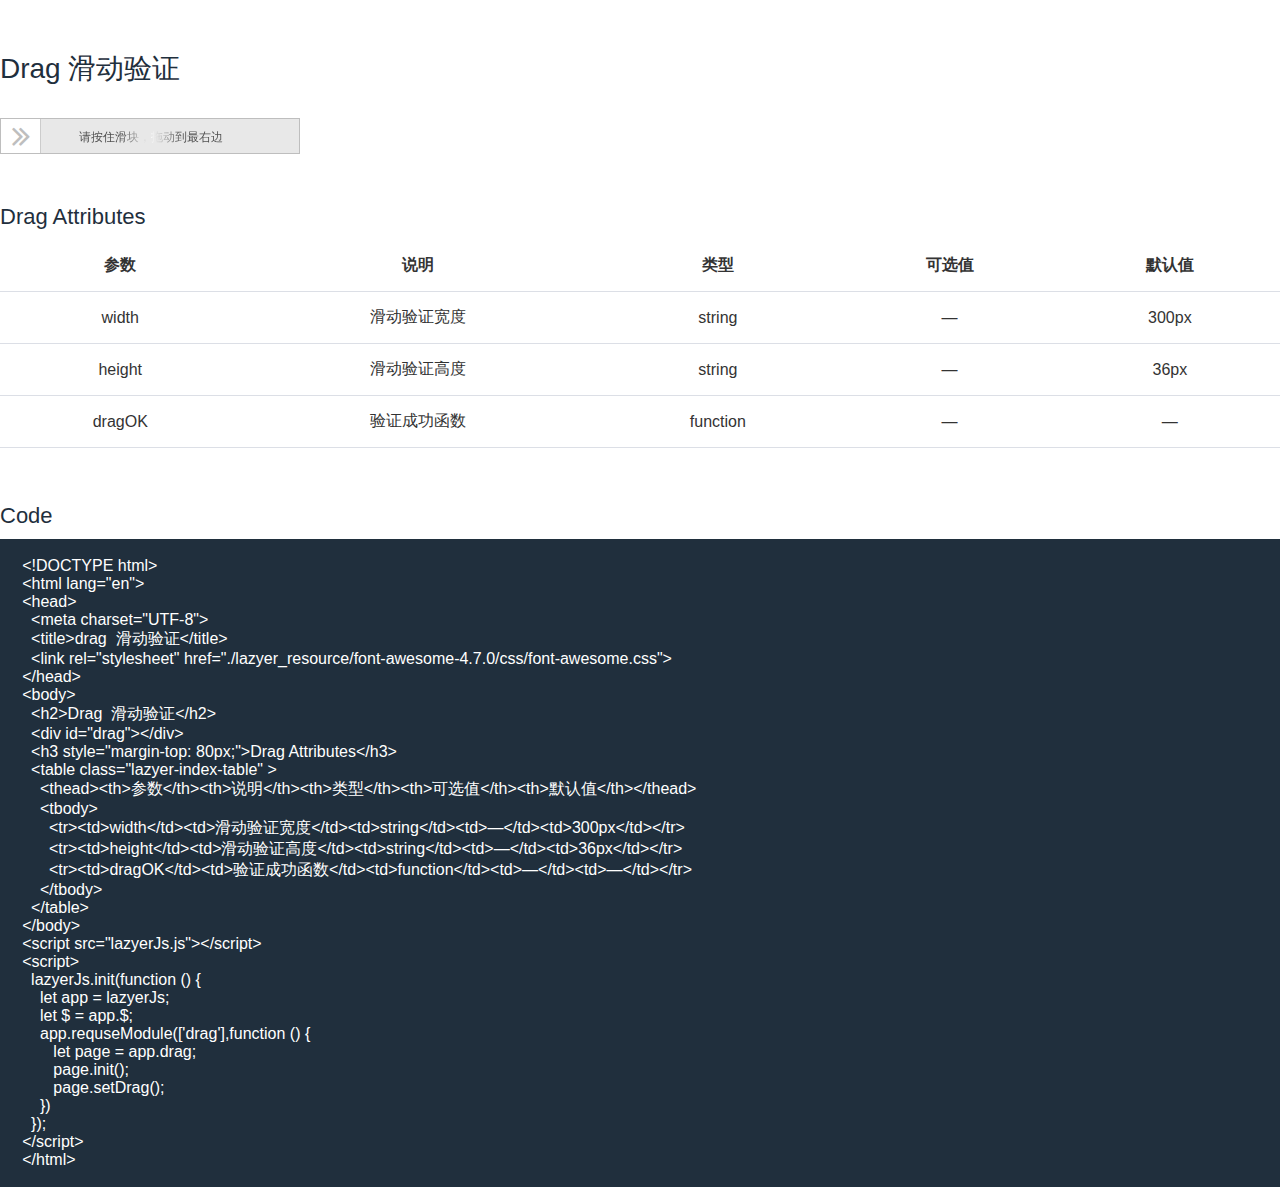
<file: drag.html>
<!DOCTYPE html>
<html lang="en">
<head>
    <meta charset="UTF-8">
    <title>drag  滑动验证</title>
     <link rel="stylesheet" href="./lazyer_resource/font-awesome-4.7.0/css/font-awesome.css">
</head>
<body>
     <h2>Drag  滑动验证</h2>
     <div id="drag"></div>
     <h3 style="margin-top: 80px;">Drag Attributes</h3>
     <table class="lazyer-index-table" >
         <thead><th>参数</th><th>说明</th><th>类型</th><th>可选值</th><th>默认值</th></thead>
         <tbody>
         <tr><td>width</td><td>滑动验证宽度</td><td>string</td><td>—</td><td>300px</td></tr>
         <tr><td>height</td><td>滑动验证高度</td><td>string</td><td>—</td><td>36px</td></tr>
         <tr><td>dragOK</td><td>验证成功函数</td><td>function</td><td>—</td><td>—</td></tr>
         </tbody>
     </table>
     <h3>Code</h3>
     <pre style="background: #202f3d;
    color: #fff;">

     &lt;!DOCTYPE html&gt;
     &lt;html lang="en"&gt;
     &lt;head&gt;
       &lt;meta charset="UTF-8"&gt;
       &lt;title&gt;drag  滑动验证&lt;/title&gt;
       &lt;link rel="stylesheet" href="./lazyer_resource/font-awesome-4.7.0/css/font-awesome.css"&gt;
     &lt;/head&gt;
     &lt;body&gt;
       &lt;h2&gt;Drag  滑动验证&lt;/h2&gt;
       &lt;div id="drag"&gt;&lt;/div&gt;
       &lt;h3 style="margin-top: 80px;"&gt;Drag Attributes&lt;/h3&gt;
       &lt;table class="lazyer-index-table" &gt;
         &lt;thead&gt;&lt;th&gt;参数&lt;/th&gt;&lt;th&gt;说明&lt;/th&gt;&lt;th&gt;类型&lt;/th&gt;&lt;th&gt;可选值&lt;/th&gt;&lt;th&gt;默认值&lt;/th&gt;&lt;/thead&gt;
         &lt;tbody&gt;
           &lt;tr&gt;&lt;td&gt;width&lt;/td&gt;&lt;td&gt;滑动验证宽度&lt;/td&gt;&lt;td&gt;string&lt;/td&gt;&lt;td&gt;—&lt;/td&gt;&lt;td&gt;300px&lt;/td&gt;&lt;/tr&gt;
           &lt;tr&gt;&lt;td&gt;height&lt;/td&gt;&lt;td&gt;滑动验证高度&lt;/td&gt;&lt;td&gt;string&lt;/td&gt;&lt;td&gt;—&lt;/td&gt;&lt;td&gt;36px&lt;/td&gt;&lt;/tr&gt;
           &lt;tr&gt;&lt;td&gt;dragOK&lt;/td&gt;&lt;td&gt;验证成功函数&lt;/td&gt;&lt;td&gt;function&lt;/td&gt;&lt;td&gt;—&lt;/td&gt;&lt;td&gt;—&lt;/td&gt;&lt;/tr&gt;
         &lt;/tbody&gt;
       &lt;/table&gt;
     &lt;/body&gt;
     &lt;script src="lazyerJs.js"&gt;&lt;/script&gt;
     &lt;script&gt;
       lazyerJs.init(function () {
         let app = lazyerJs;
         let $ = app.$;
         app.requseModule(['drag'],function () {
            let page = app.drag;
            page.init();
            page.setDrag();
         })
       });
     &lt;/script&gt;
     &lt;/html&gt;
     </pre>
</body>
<script src="lazyerJs.js"></script>
<script>
    lazyerJs.init(function () {
        let app = lazyerJs;
        let $ = app.$;
        app.requseModule(['drag'],function () {
            let page = app.drag;
            page.init();
            page.setDrag();
        })
    });

</script>
</html>
</file>
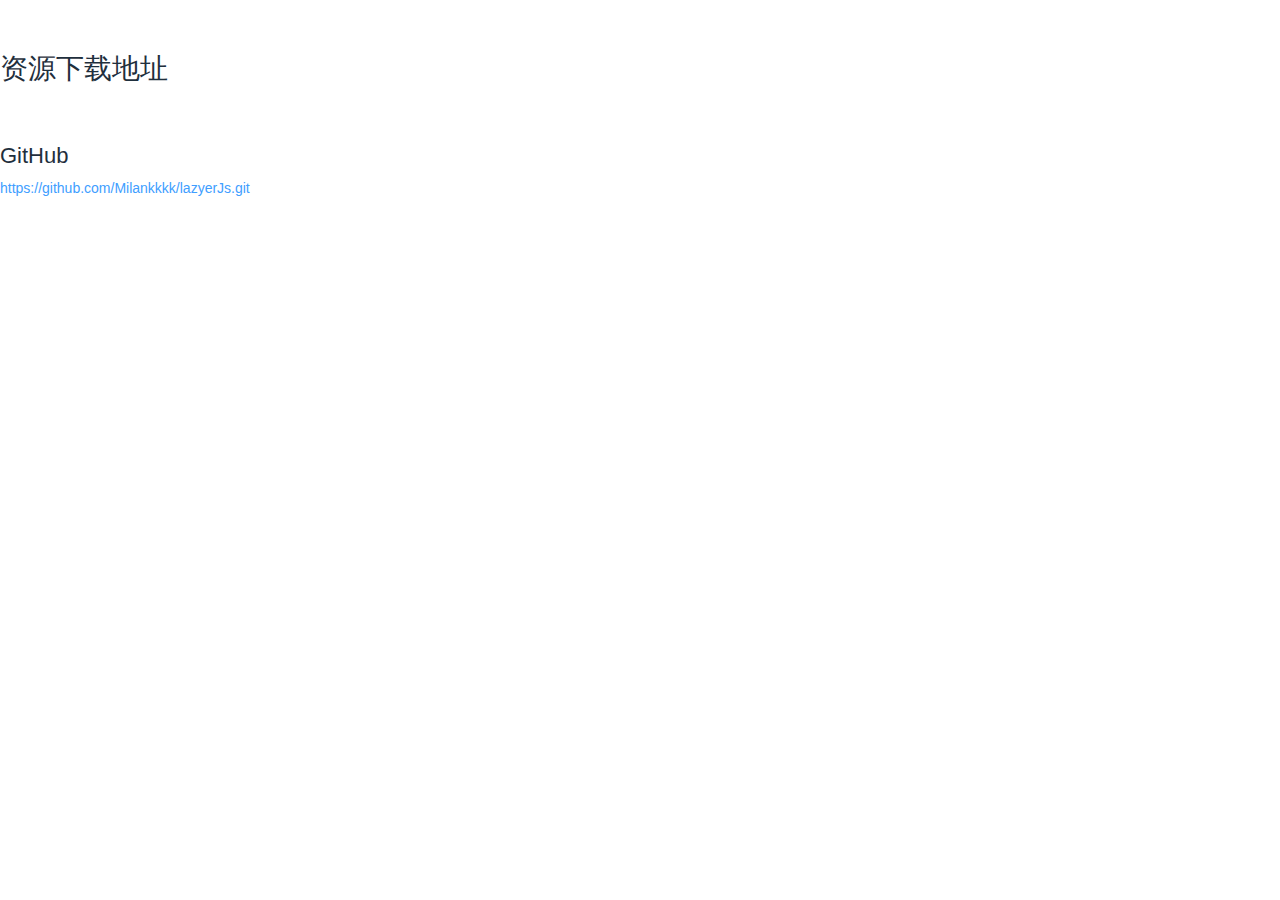
<file: guide.html>
<!DOCTYPE html>
<html lang="en">
<head>
    <meta charset="UTF-8">
    <title>指南</title>
</head>
<body>
 <h2>资源下载地址</h2>
 <h3>GitHub</h3>
 <a href="https://github.com/Milankkkk/lazyerJs.git" target="_blank"  class="lazyer-link-primary">https://github.com/Milankkkk/lazyerJs.git</a>
</body>
<script src="lazyerJs.js"></script>
<script>
    lazyerJs.init(function(){});
</script>
</html>
</file>
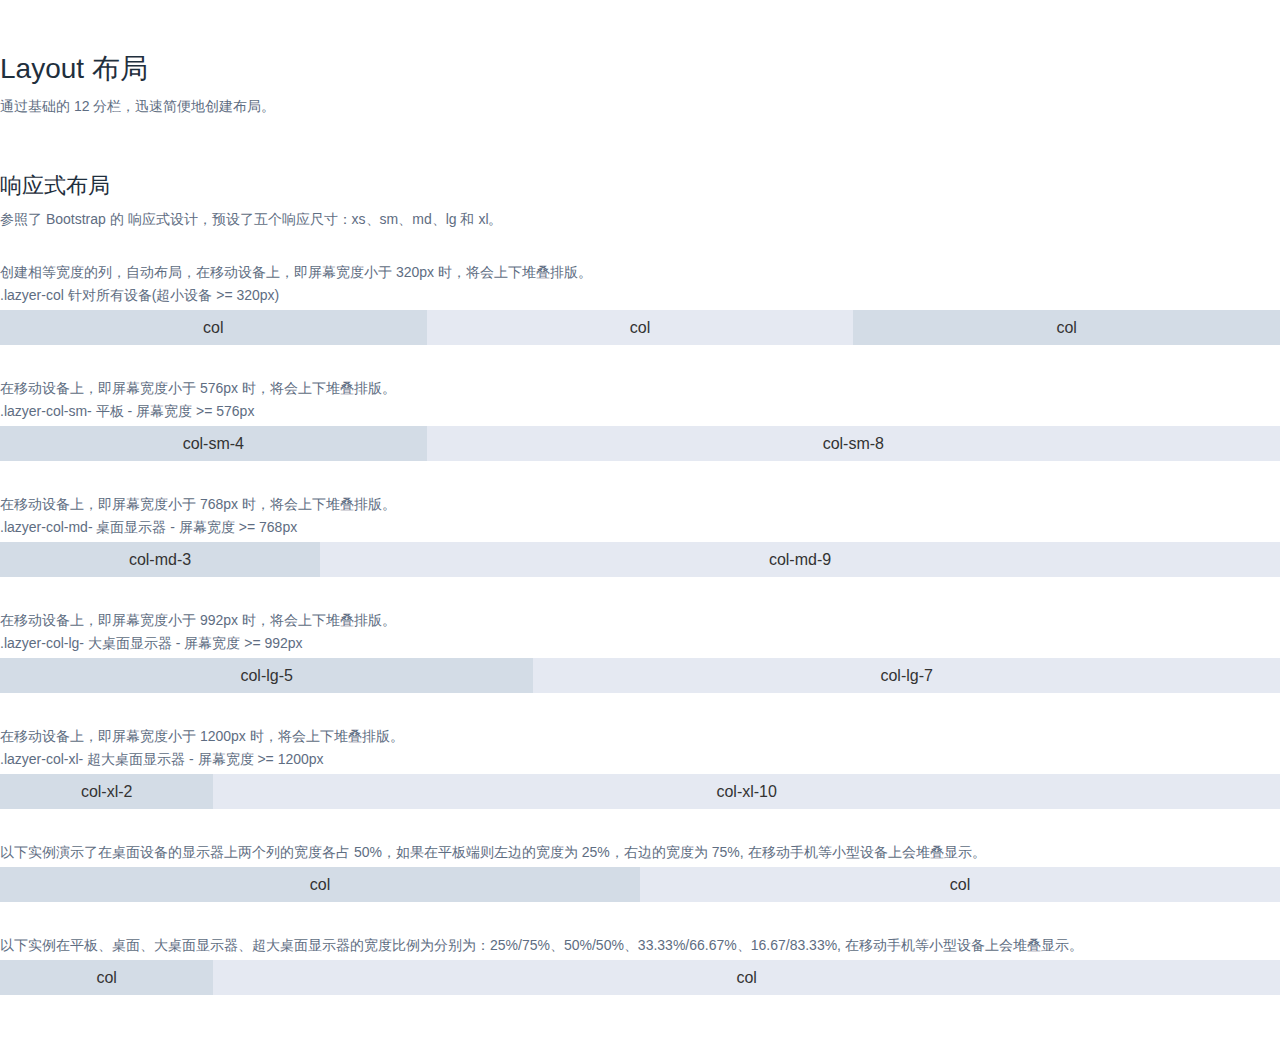
<file: layout.html>
<!DOCTYPE html>
<html lang="en">
<link>
    <meta charset="UTF-8">
    <title>layout 布局</title>
</head>
<body>
<h2>Layout  布局</h2>
<p>通过基础的 12 分栏，迅速简便地创建布局。</p>
<h3>响应式布局</h3>
<p>参照了 Bootstrap 的 响应式设计，预设了五个响应尺寸：xs、sm、md、lg 和 xl。</p>
<div class="lazyer-layout-Box">
    <p>创建相等宽度的列，自动布局，在移动设备上，即屏幕宽度小于 320px 时，将会上下堆叠排版。</p>
    <p>.lazyer-col  针对所有设备(超小设备 >= 320px)</p>
    <div class="lazyer-row">
        <div class="lazyer-col">col</div>
        <div class="lazyer-col">col</div>
        <div class="lazyer-col">col</div>
    </div>
</div>
<div class="lazyer-layout-Box">
    <p>在移动设备上，即屏幕宽度小于 576px 时，将会上下堆叠排版。</p>
    <p>.lazyer-col-sm-   平板 - 屏幕宽度 >= 576px</p>
    <div class="lazyer-row">
        <div class="lazyer-col-sm-4">col-sm-4</div>
        <div class="lazyer-col-sm-8">col-sm-8</div>
    </div>
</div>
<div class="lazyer-layout-Box">
    <p>在移动设备上，即屏幕宽度小于 768px 时，将会上下堆叠排版。</p>
    <p>.lazyer-col-md-  桌面显示器 - 屏幕宽度 >= 768px</p>
    <div class="lazyer-row">
        <div class="lazyer-col-md-3">col-md-3</div>
        <div class="lazyer-col-md-9">col-md-9</div>
    </div>
</div>
<div class="lazyer-layout-Box">
    <p>在移动设备上，即屏幕宽度小于 992px 时，将会上下堆叠排版。</p>
    <p>.lazyer-col-lg-  大桌面显示器 - 屏幕宽度 >= 992px</p>
    <div class="lazyer-row">
        <div class="lazyer-col-lg-5">col-lg-5</div>
        <div class="lazyer-col-lg-7">col-lg-7</div>
    </div>
</div>
<div class="lazyer-layout-Box">
    <p>在移动设备上，即屏幕宽度小于 1200px 时，将会上下堆叠排版。</p>
    <p>.lazyer-col-xl-   超大桌面显示器 - 屏幕宽度 >= 1200px</p>
    <div class="lazyer-row">
        <div class="lazyer-col-xl-2">col-xl-2</div>
        <div class="lazyer-col-xl-10">col-xl-10</div>
    </div>
</div>
<div class="lazyer-layout-Box">
    <p>以下实例演示了在桌面设备的显示器上两个列的宽度各占 50%，如果在平板端则左边的宽度为 25%，右边的宽度为 75%, 在移动手机等小型设备上会堆叠显示。</p>
    <div class="lazyer-row">
        <div class="lazyer-col-sm-3 lazyer-col-md-6">col</div>
        <div class="lazyer-col-sm-9 lazyer-col-md-6">col</div>
    </div>
</div>
<div class="lazyer-layout-Box">
    <p>以下实例在平板、桌面、大桌面显示器、超大桌面显示器的宽度比例为分别为：25%/75%、50%/50%、33.33%/66.67%、16.67/83.33%, 在移动手机等小型设备上会堆叠显示。</p>
    <div class="lazyer-row">
        <div class="lazyer-col-sm-3 lazyer-col-md-6 lazyer-col-lg-4 lazyer-col-xl-2">col</div>
        <div class="lazyer-col-sm-9 lazyer-col-md-6 lazyer-col-lg-8 lazyer-col-xl-10">col</div>
    </div>
</div>
<h3></h3>
</body>
<script src="lazyerJs.js"></script>
<script>
    lazyerJs.init(function(){});
</script>

</html>
</file>
